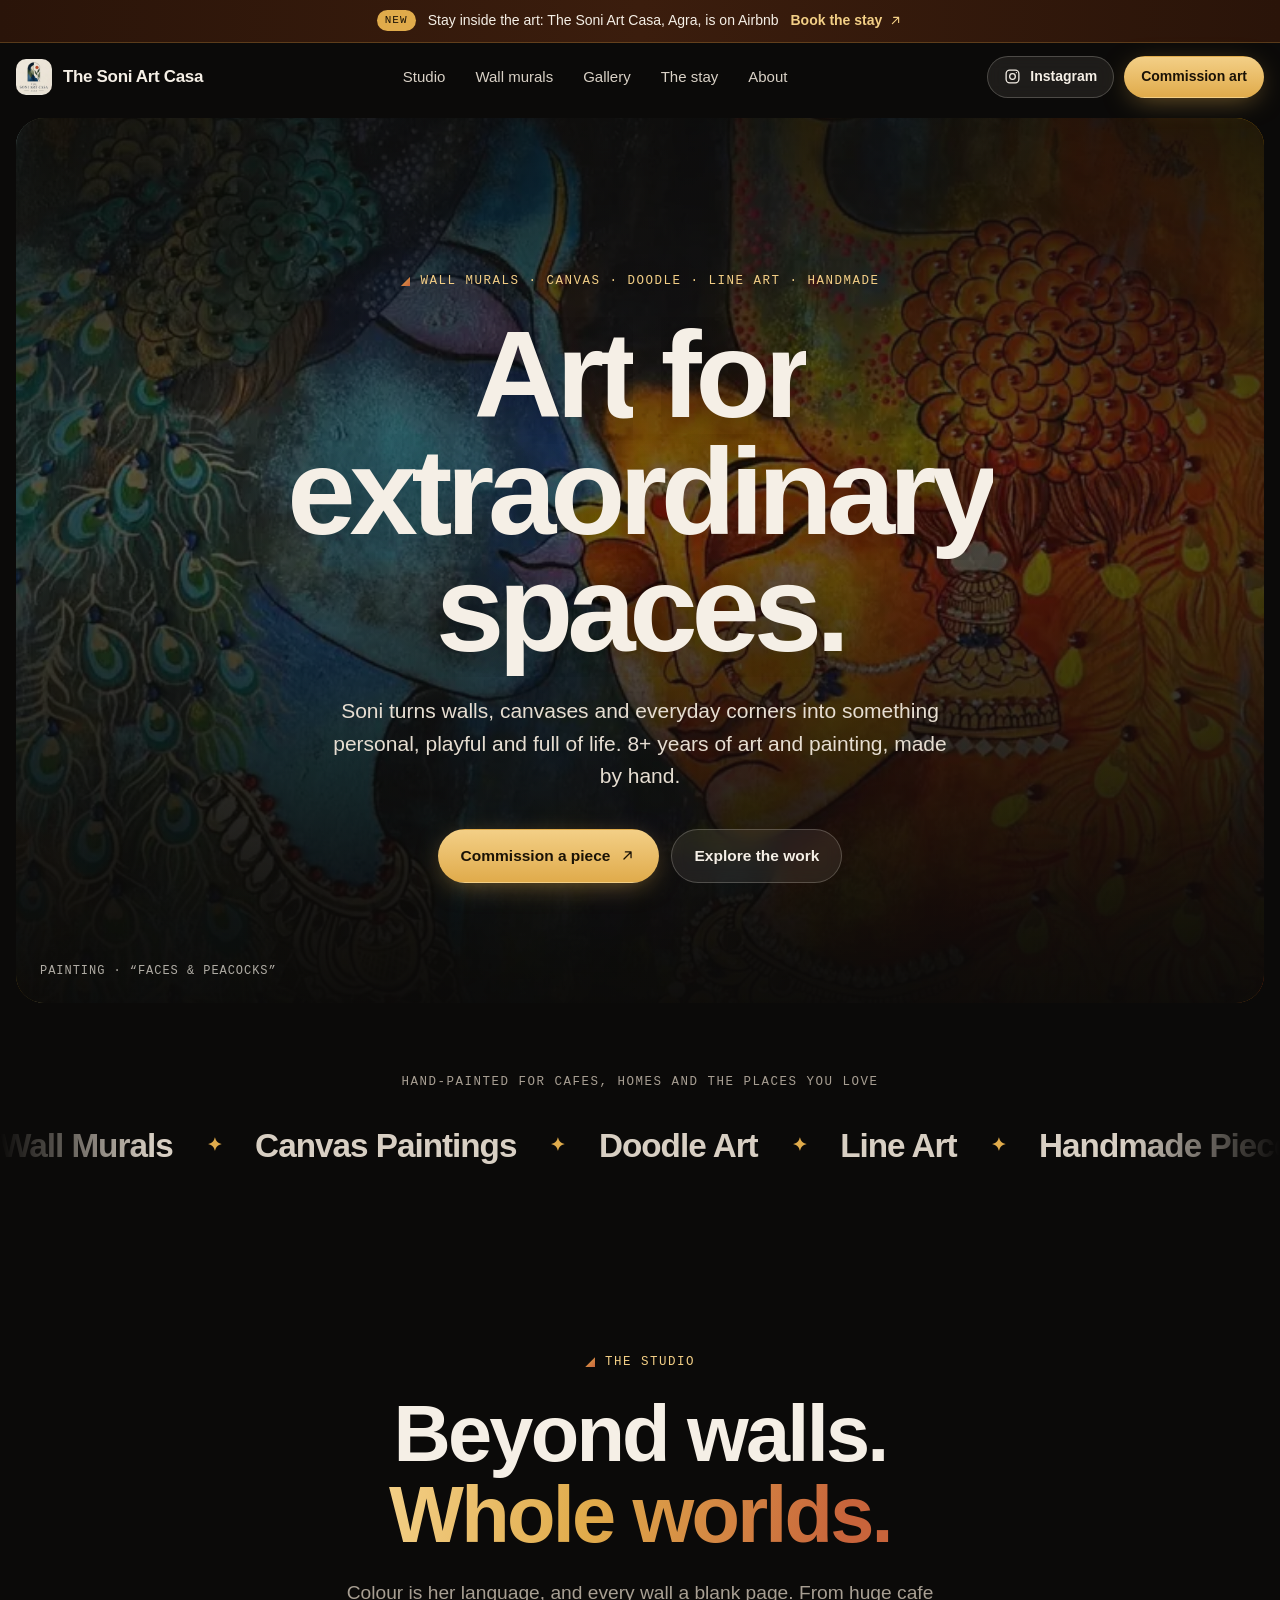
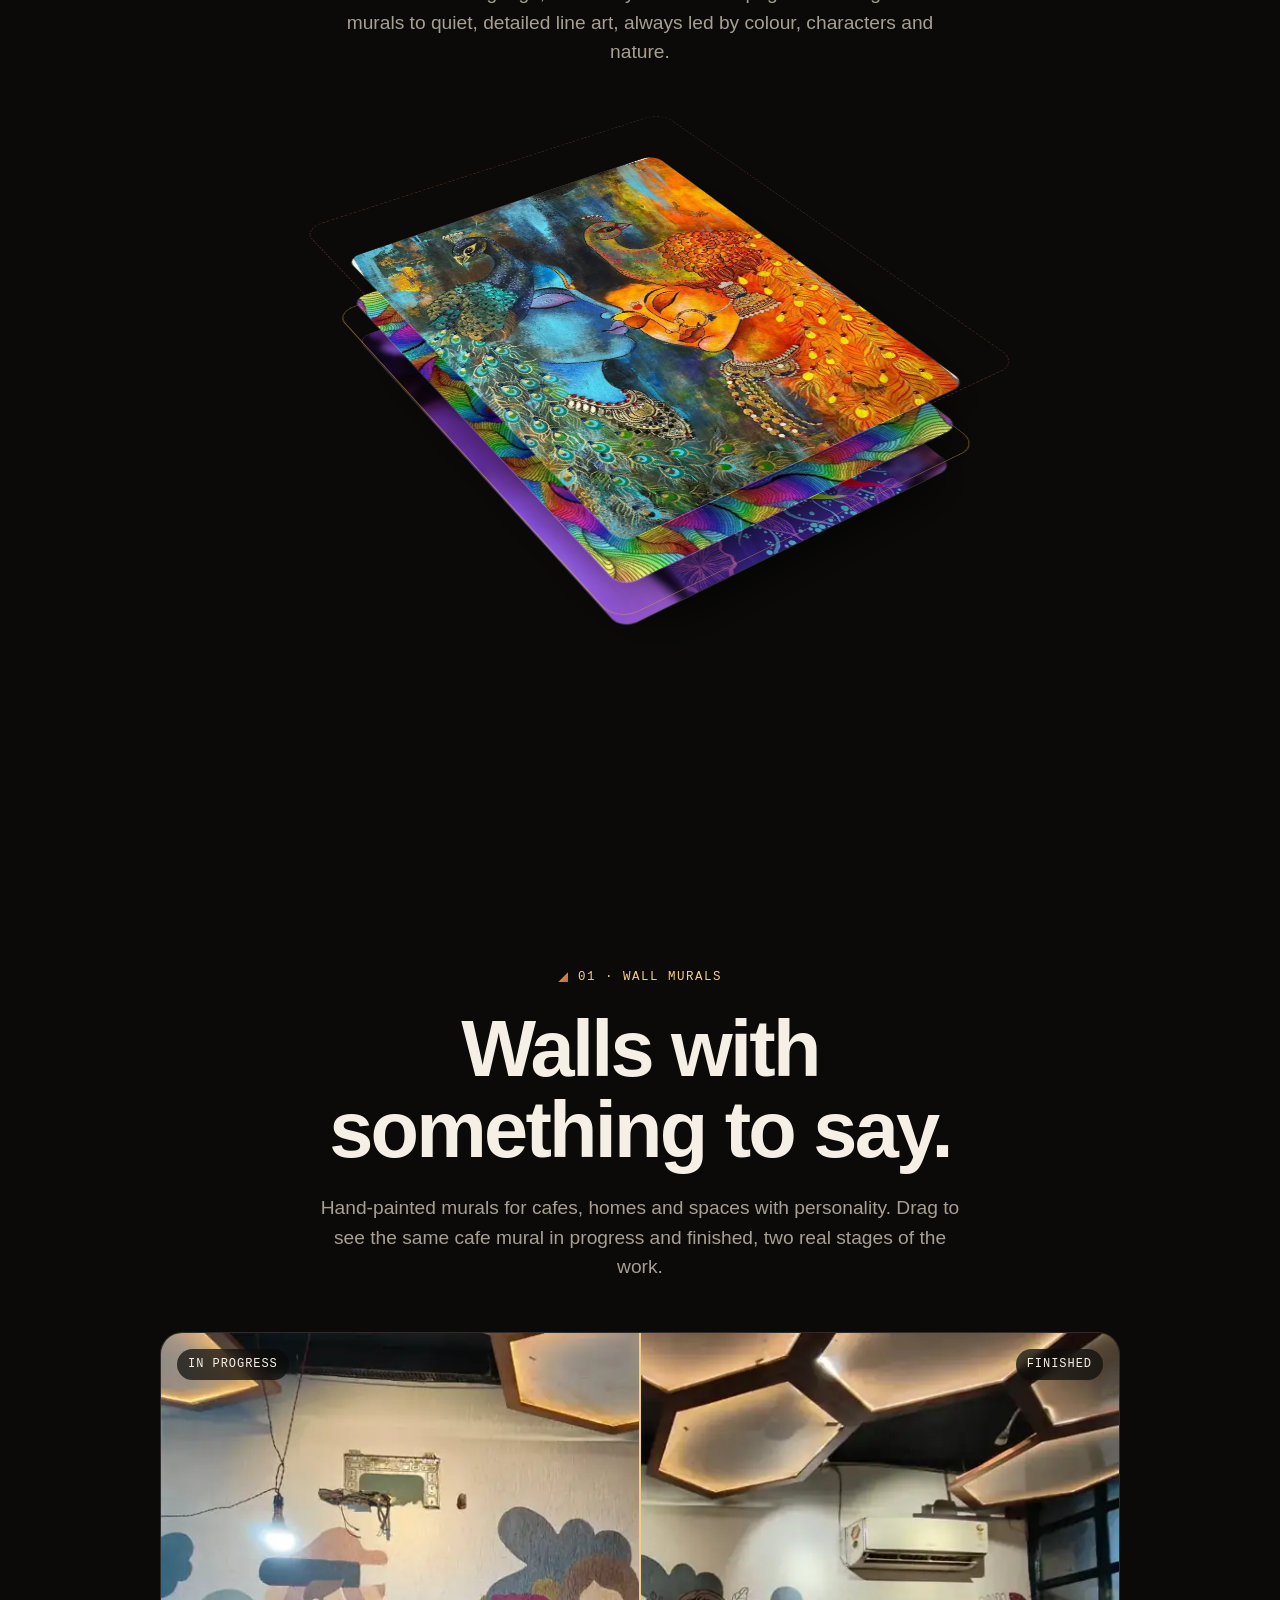
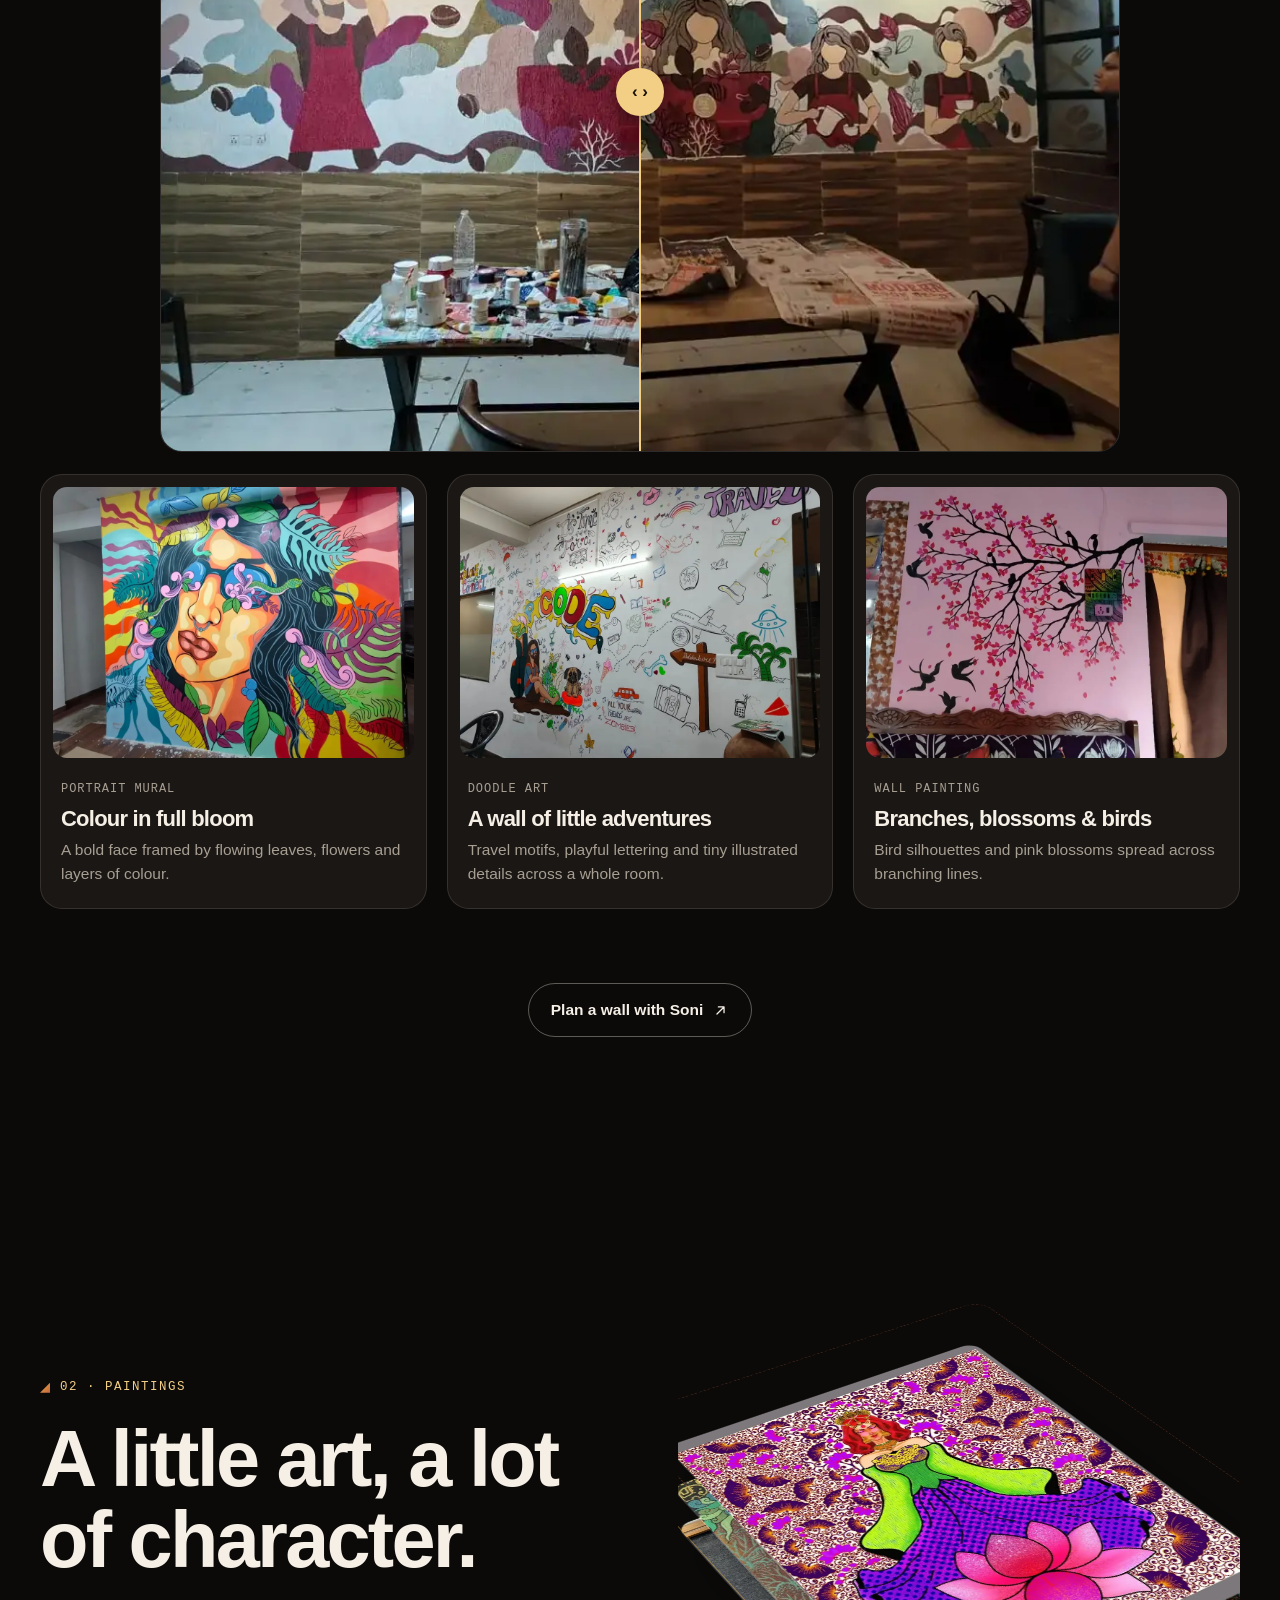
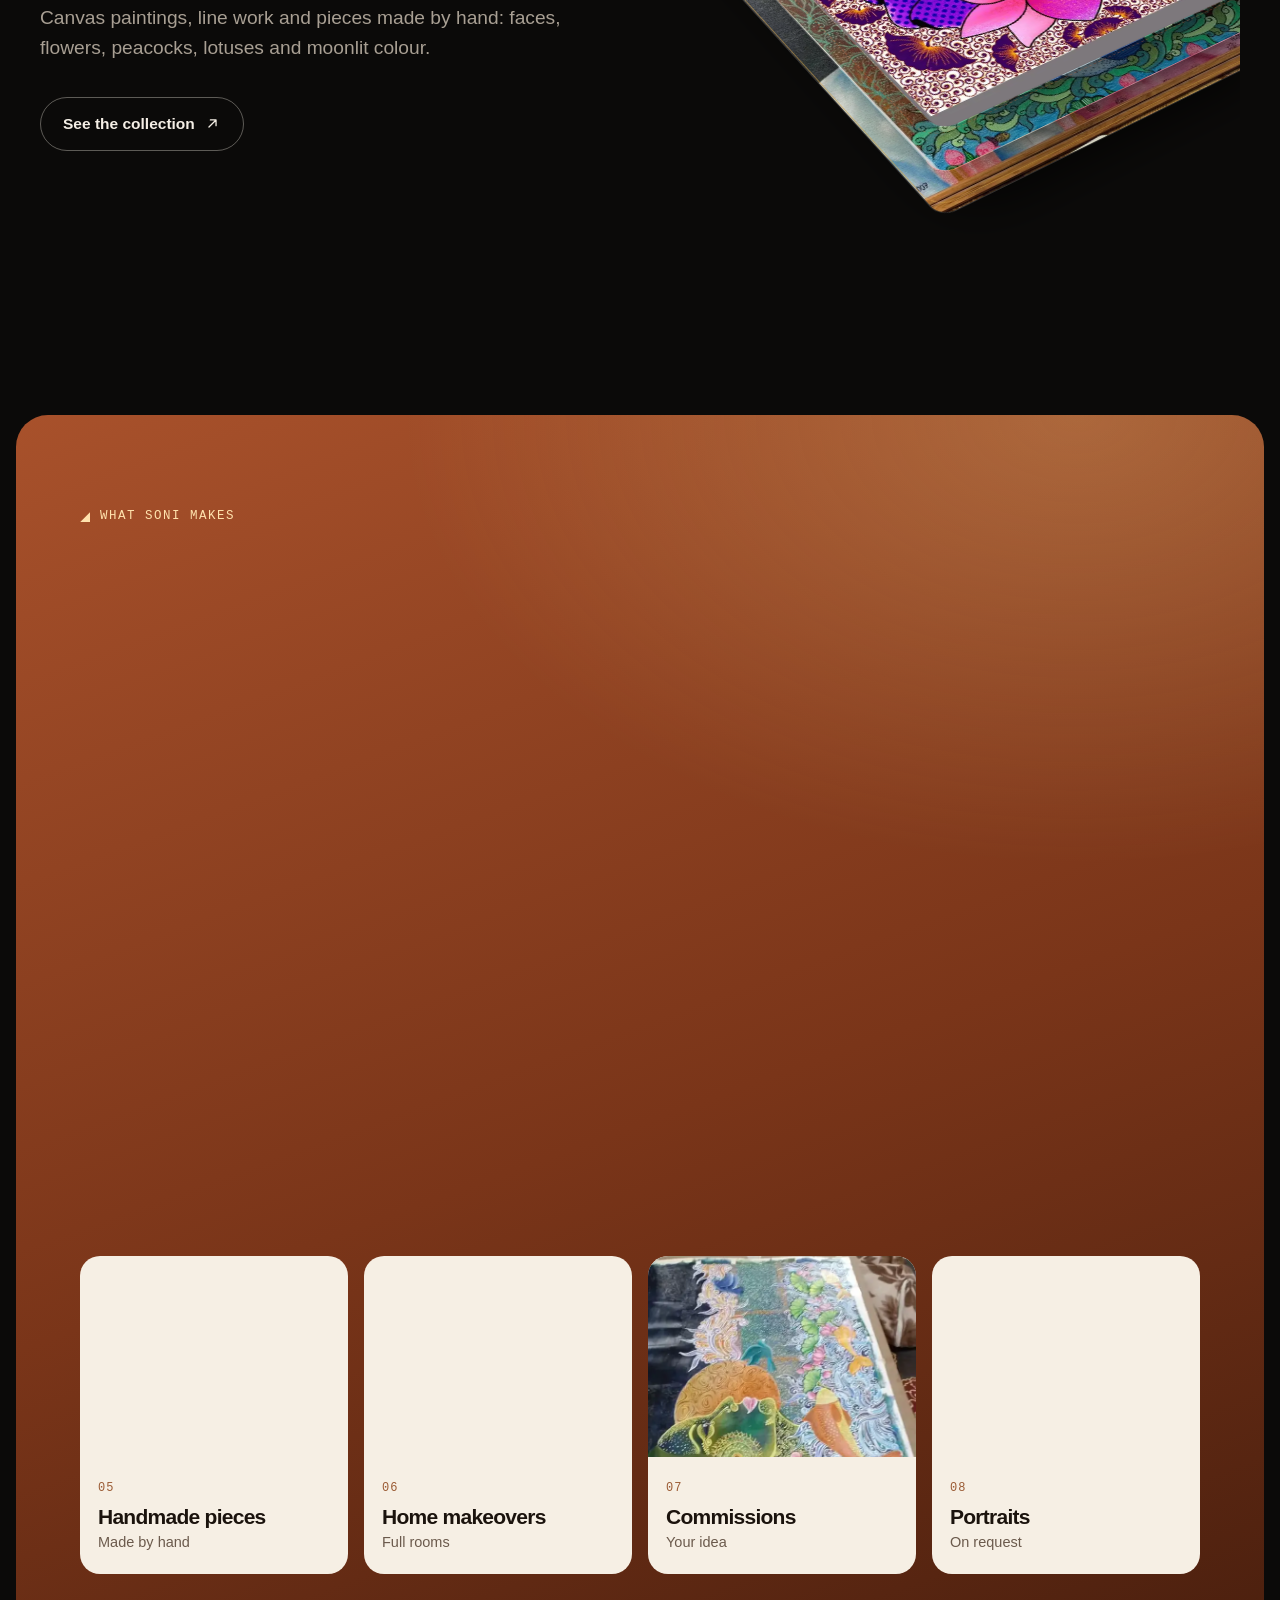
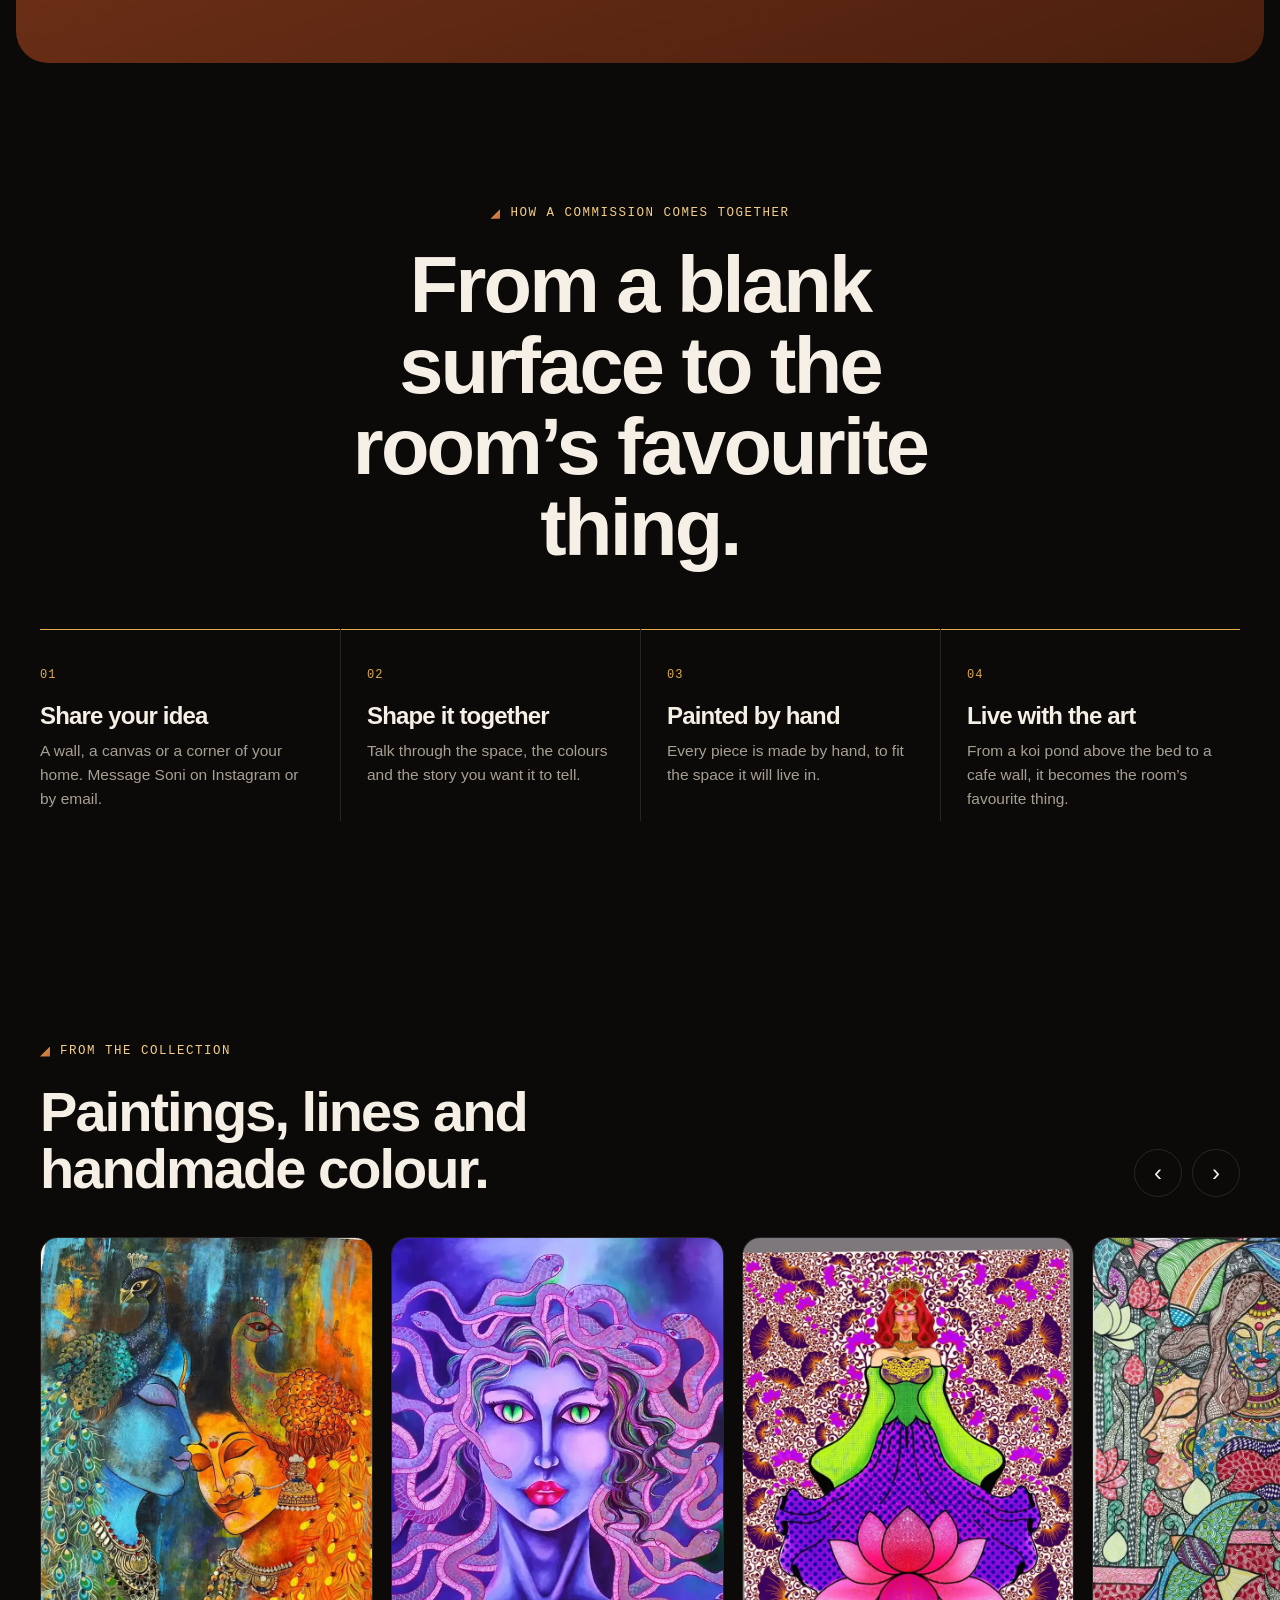
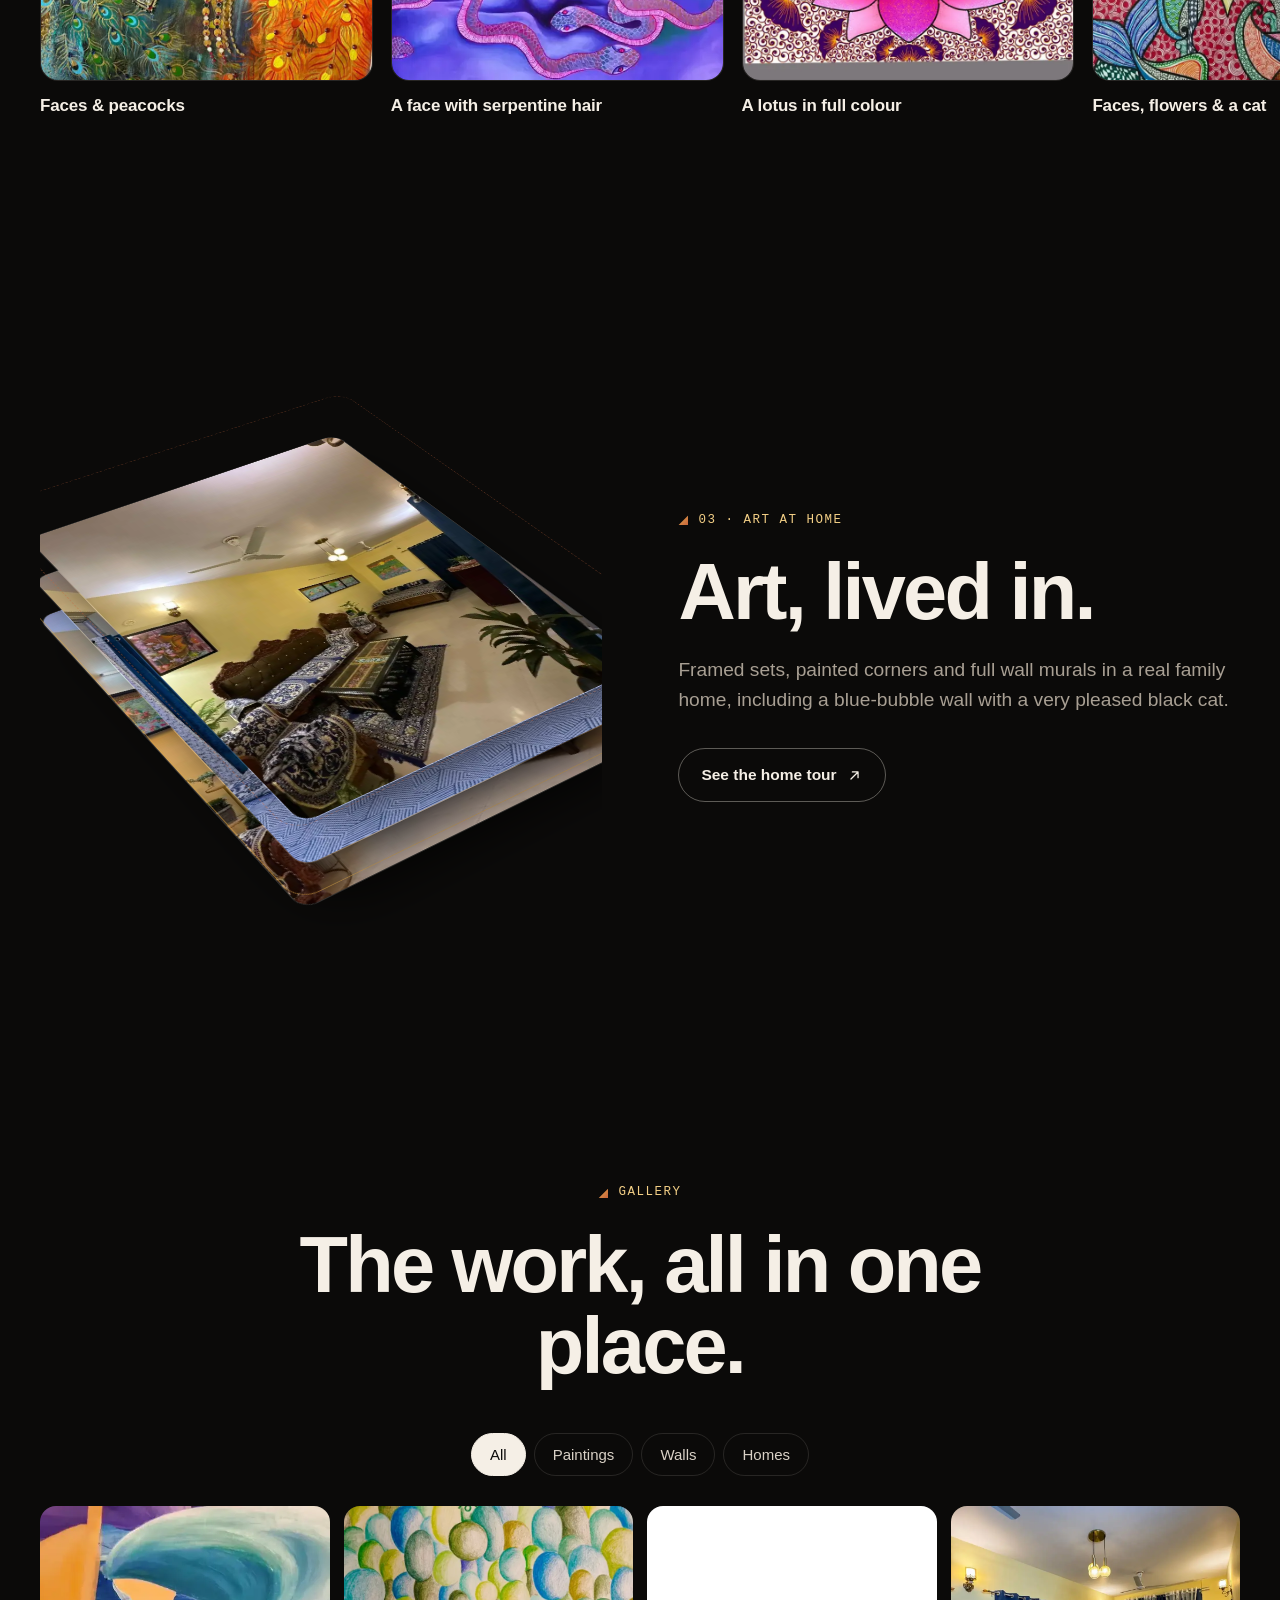
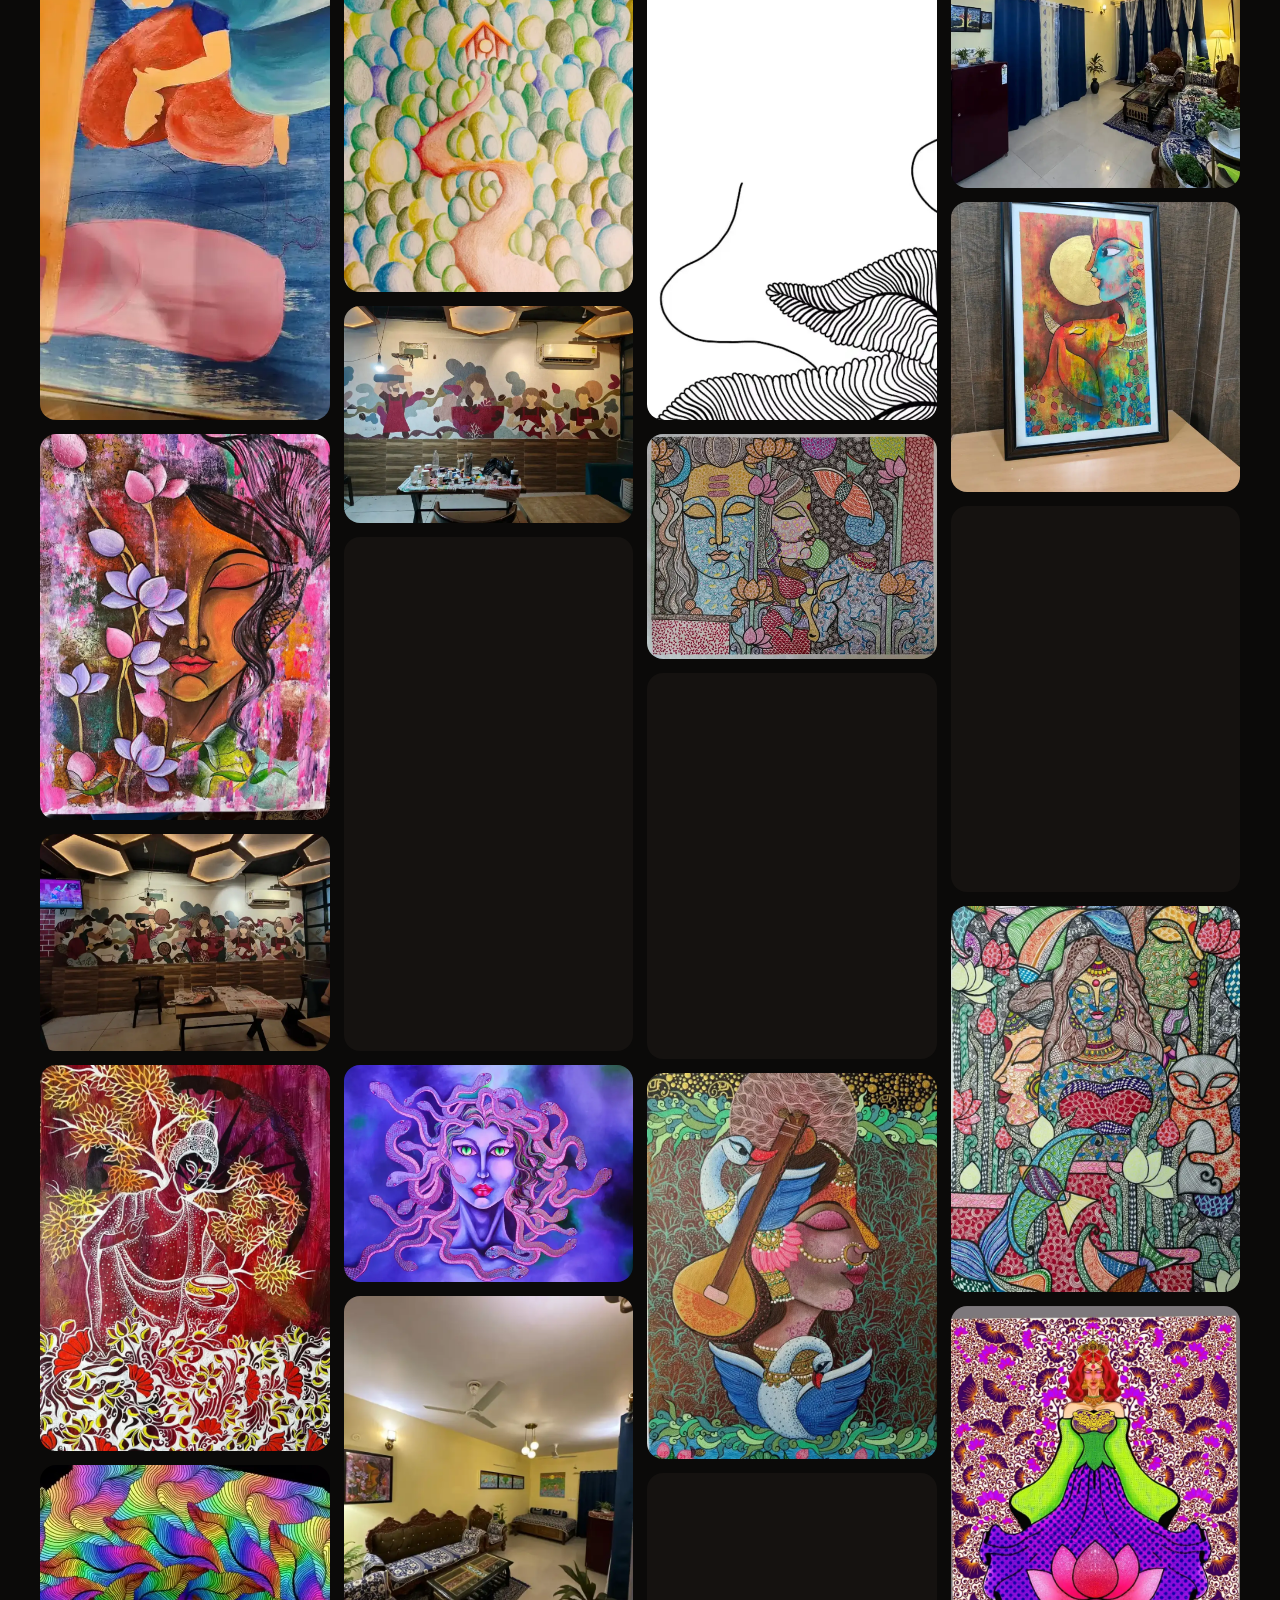
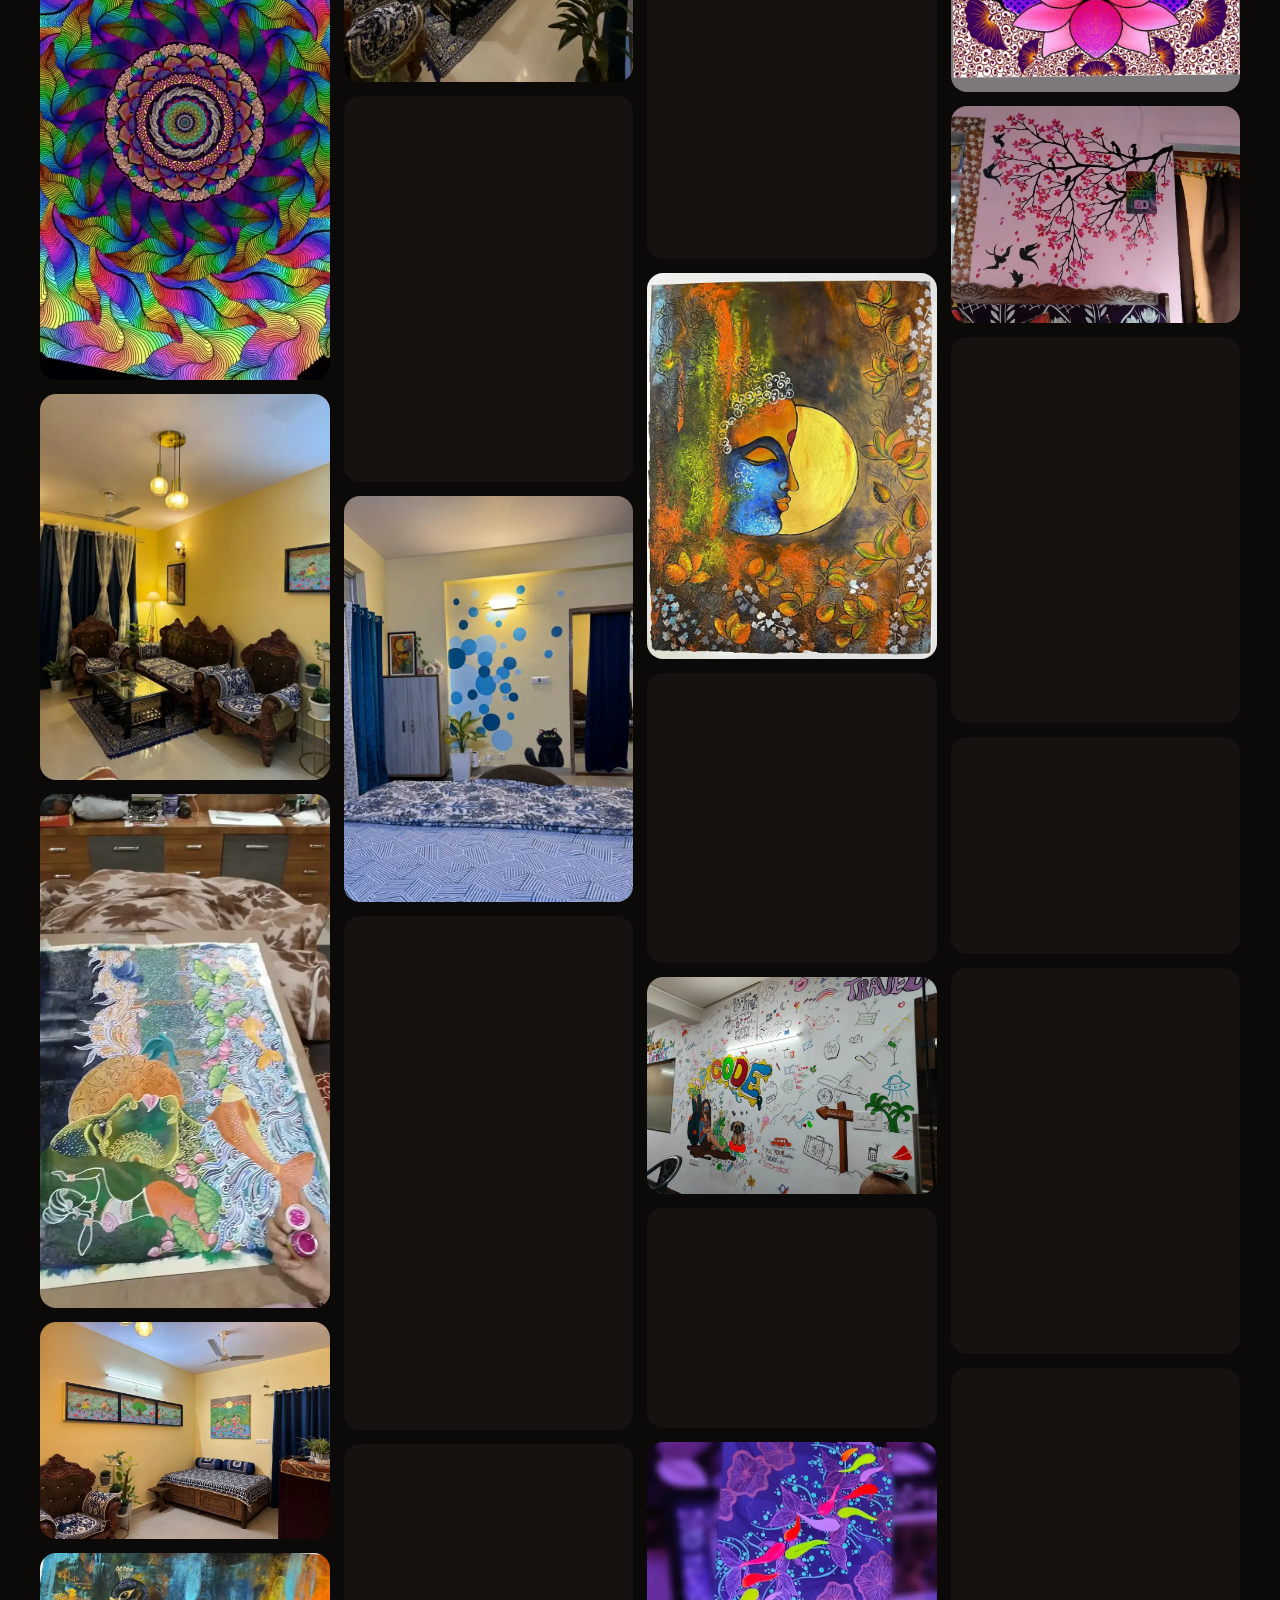
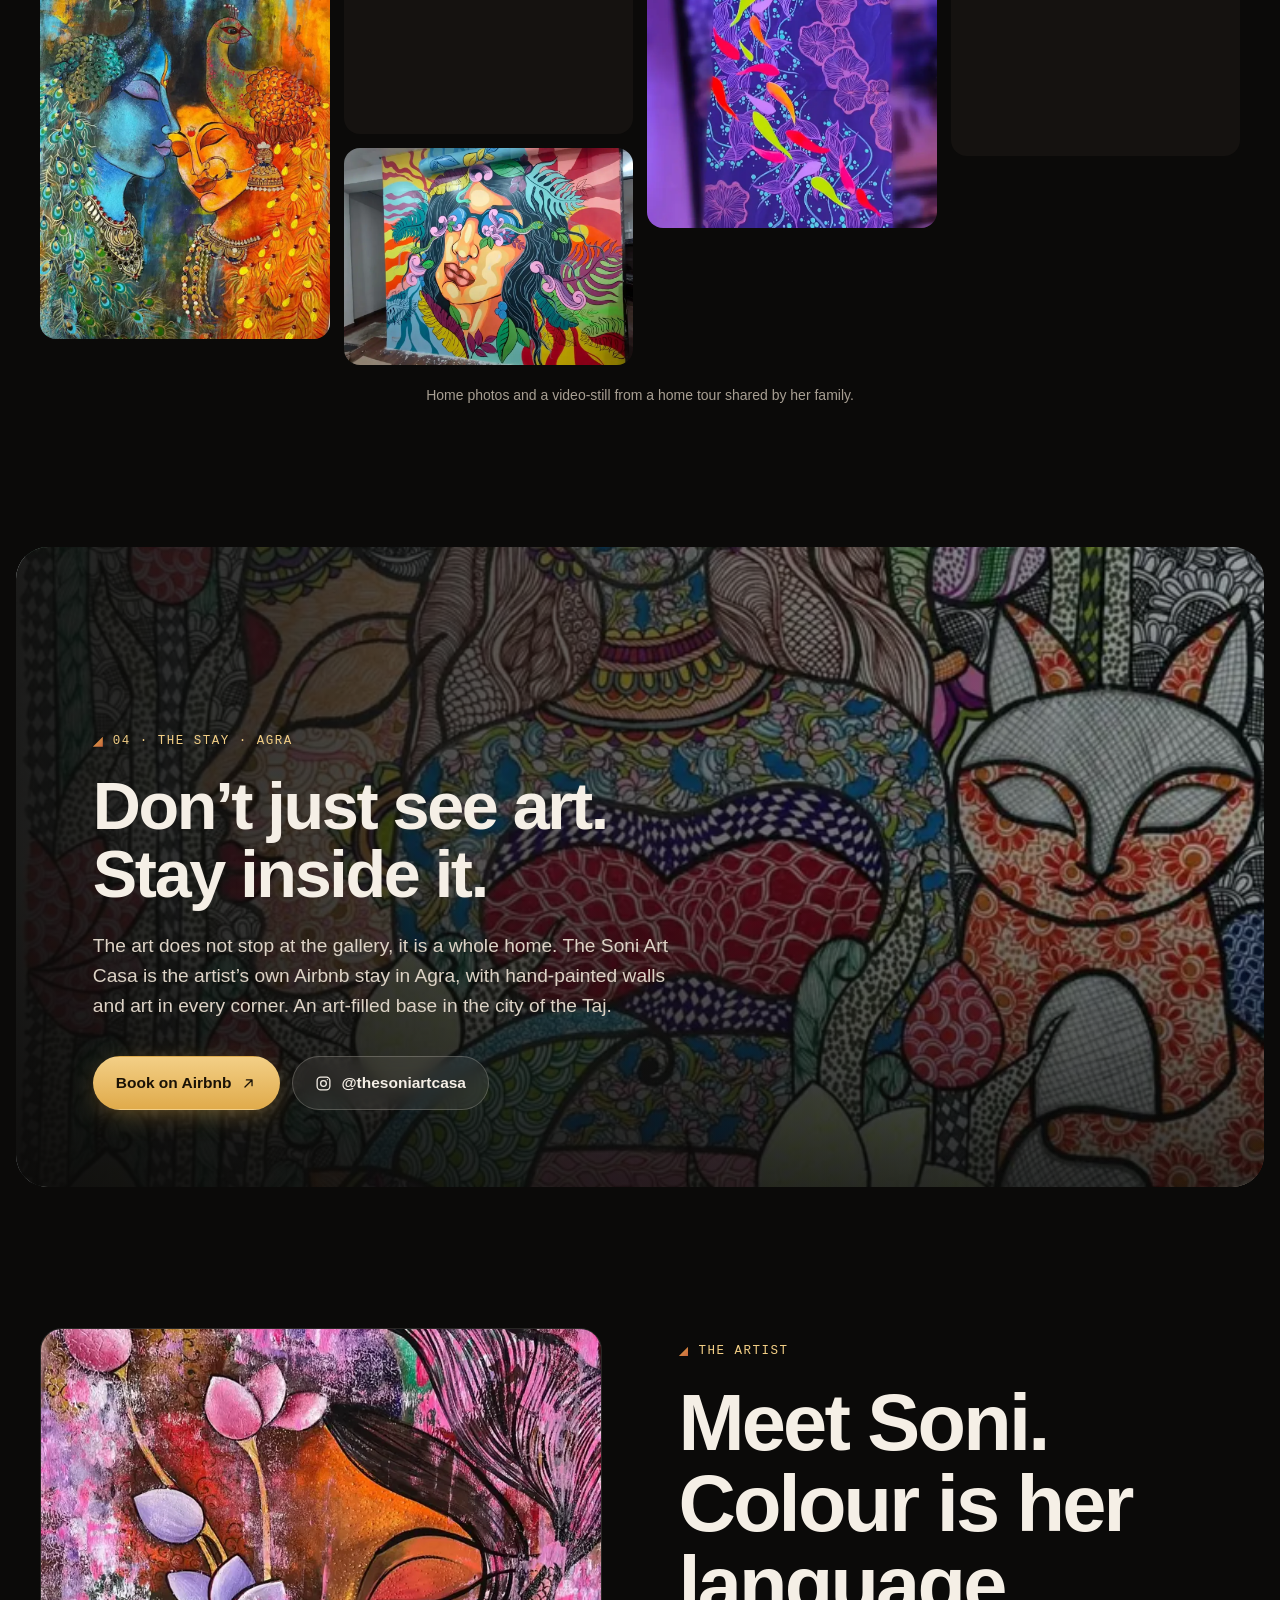
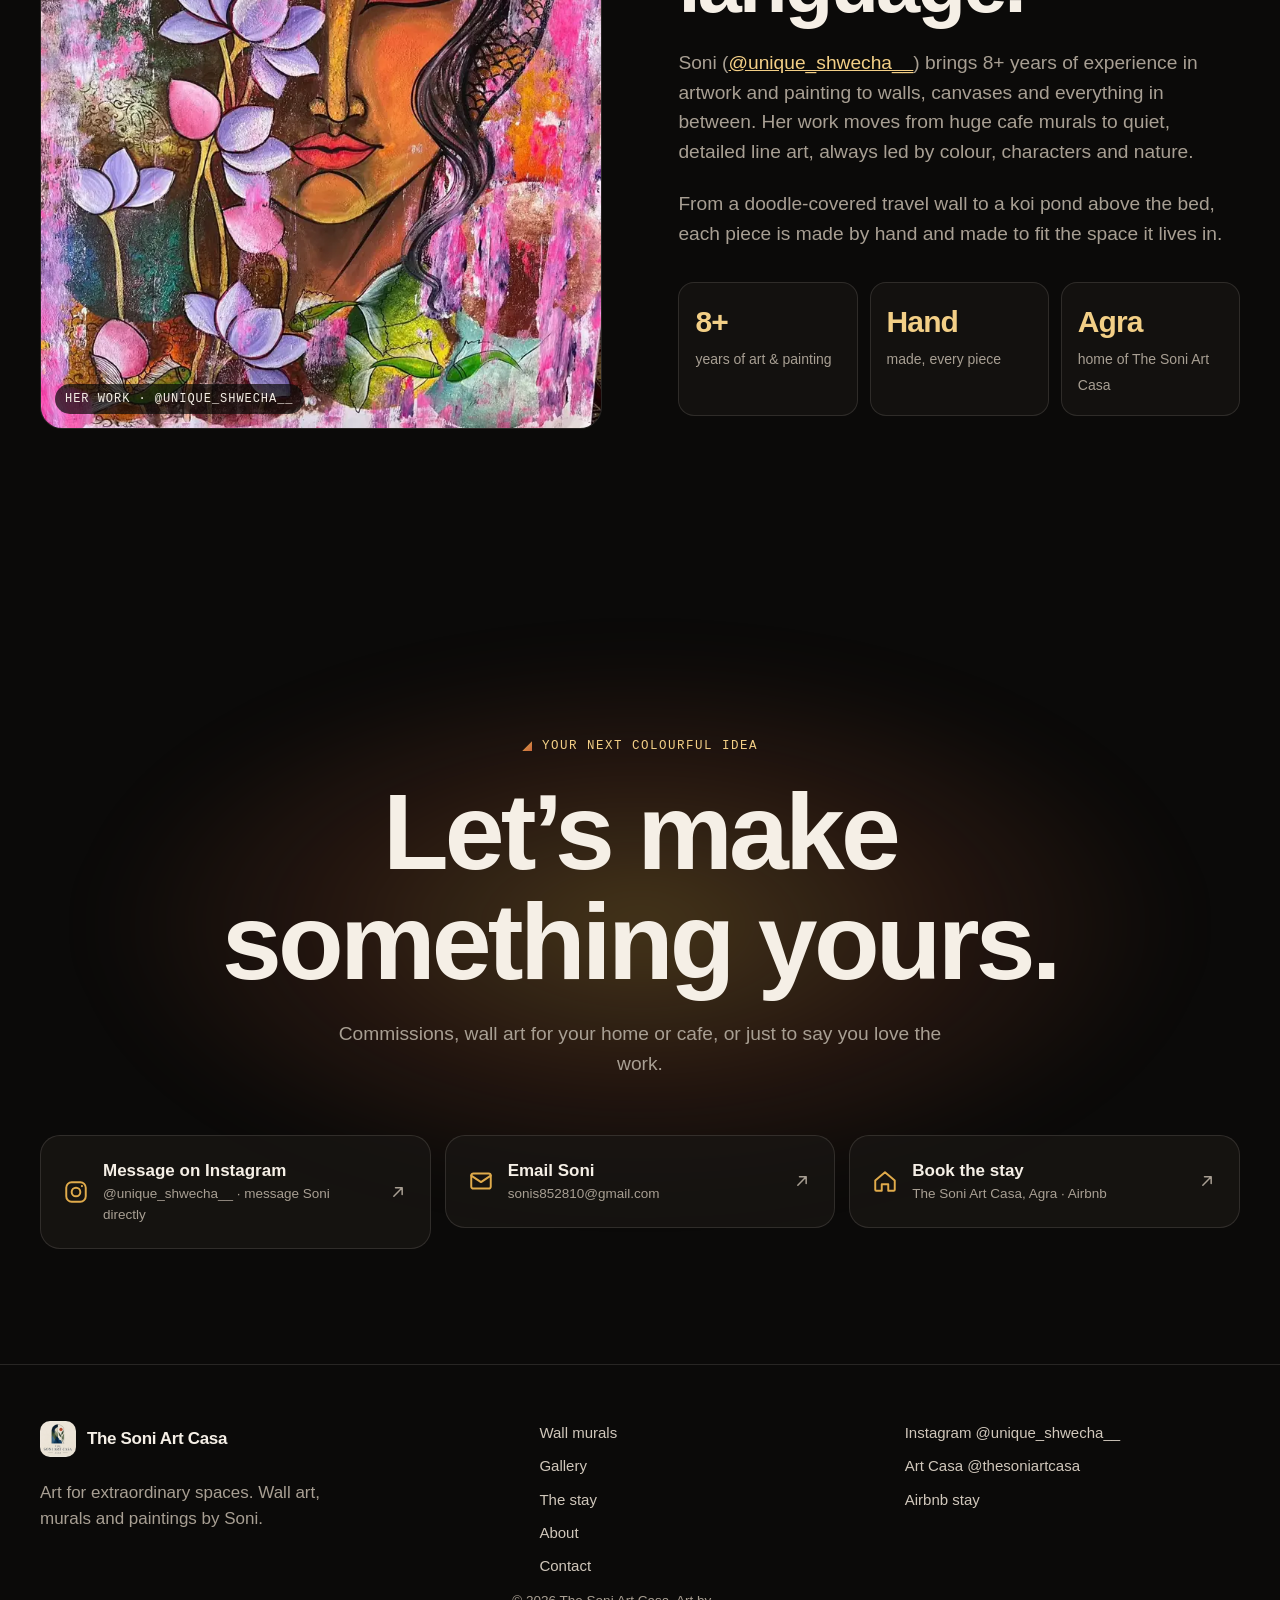
<file: index.html>
<!doctype html>
<html lang="en">
<head>
<meta charset="utf-8">
<meta name="viewport" content="width=device-width,initial-scale=1,viewport-fit=cover">
<title>The Soni Art Casa | Art for extraordinary spaces</title>
<meta name="description" content="Wall murals, canvas paintings, doodle and line art and handmade pieces by Soni (@unique_shwecha__), with 8+ years of art and painting. Plus The Soni Art Casa, an art-filled stay in Agra.">
<meta name="theme-color" content="#0b0a09">
<meta property="og:title" content="The Soni Art Casa | Art for extraordinary spaces">
<meta property="og:description" content="Wall murals, paintings and handmade art by Soni. 8+ years of art and painting.">
<meta property="og:image" content="https://soni-art.pages.dev/og.png">
<meta property="og:url" content="https://soni-art.pages.dev/">
<link rel="canonical" href="https://soni-art.pages.dev/">
<link rel="icon" href="img/logo.webp">
<link rel="preload" as="image" href="img/11.webp">
<link rel="stylesheet" href="styles.css">
</head>
<body>
<a class="skip" href="#main">Skip to content</a>

<div class="announce" id="announce">
  <a href="https://www.airbnb.co.in/rooms/1779952720169578008" target="_blank" rel="noopener noreferrer"><span class="pill">New</span><span class="announce-t">Stay inside the art: The Soni Art Casa, Agra, is on Airbnb</span><span class="announce-cta">Book the stay <svg class="ar" viewBox="0 0 24 24" aria-hidden="true"><path d="M7 17 17 7M9 7h8v8"/></svg></span></a>
</div>

<header class="nav" id="nav">
  <div class="nav-in">
    <a class="brand" href="#top" aria-label="The Soni Art Casa, home"><img src="img/logo.webp" alt="" width="36" height="36"><span>The Soni Art Casa</span></a>
    <nav class="links" aria-label="Main">
      <a href="#studio">Studio</a><a href="#walls">Wall murals</a><a href="#gallery">Gallery</a><a href="#stay">The stay</a><a href="#about">About</a>
    </nav>
    <div class="nav-cta">
      <a class="btn ghost sm hide-m" href="https://www.instagram.com/unique_shwecha__/" target="_blank" rel="noopener noreferrer"><svg class="ic" viewBox="0 0 24 24" aria-hidden="true"><rect x="3" y="3" width="18" height="18" rx="5"/><circle cx="12" cy="12" r="4"/><circle cx="17.5" cy="6.5" r="1" class="f"/></svg>Instagram</a>
      <a class="btn gold sm" href="#contact"><span class="hide-m">Commission art</span><span class="only-m">Commission</span></a>
      <button class="menu-btn" type="button" aria-expanded="false" aria-controls="menu" aria-label="Open menu"><span></span><span></span></button>
    </div>
  </div>
  <div class="menu" id="menu" hidden>
    <a href="#studio">Studio</a><a href="#walls">Wall murals</a><a href="#gallery">Gallery</a><a href="#home-art">Art at home</a><a href="#stay">The stay</a><a href="#about">About</a><a href="#contact">Contact</a>
    <div class="menu-foot"><a href="https://www.instagram.com/unique_shwecha__/" target="_blank" rel="noopener noreferrer"><svg class="ic" viewBox="0 0 24 24" aria-hidden="true"><rect x="3" y="3" width="18" height="18" rx="5"/><circle cx="12" cy="12" r="4"/><circle cx="17.5" cy="6.5" r="1" class="f"/></svg>@unique_shwecha__</a><a href="https://www.instagram.com/thesoniartcasa/" target="_blank" rel="noopener noreferrer"><svg class="ic" viewBox="0 0 24 24" aria-hidden="true"><rect x="3" y="3" width="18" height="18" rx="5"/><circle cx="12" cy="12" r="4"/><circle cx="17.5" cy="6.5" r="1" class="f"/></svg>@thesoniartcasa</a></div>
  </div>
</header>

<main id="main">
<section class="hero" id="top" aria-label="Introduction">
  <div class="hero-card">
    <div class="hero-media" aria-hidden="true">
      <img class="hm on" src="img/11.webp" alt="" width="750" height="1000" fetchpriority="high">
      <img class="hm" src="img/14.webp" alt="" width="1000" height="750" loading="lazy">
      <img class="hm" src="img/03.webp" alt="" width="1000" height="750" loading="lazy">
      <img class="hm" src="img/27.webp" alt="" width="750" height="1000" loading="lazy">
    </div>
    <div class="hero-shade" aria-hidden="true"></div>
    <div class="hero-copy">
      <p class="eyebrow center"><span class="tri" aria-hidden="true"></span>Wall murals · Canvas · Doodle · Line art · Handmade</p>
      <h1 class="split">Art for extraordinary spaces.</h1>
      <p class="lead">Soni turns walls, canvases and everyday corners into something personal, playful and full of life. 8+ years of art and painting, made by hand.</p>
      <div class="cta-row">
        <a class="btn gold" href="#contact">Commission a piece <svg class="ar" viewBox="0 0 24 24" aria-hidden="true"><path d="M7 17 17 7M9 7h8v8"/></svg></a>
        <a class="btn ghost" href="#gallery">Explore the work</a>
      </div>
    </div>
    <p class="hero-tag mono" aria-hidden="true">Painting · “Faces &amp; peacocks”</p>
  </div>
</section>

<section class="strip" aria-label="What Soni paints">
  <p class="strip-t">Hand-painted for cafes, homes and the places you love</p>
  <div class="marquee"><ul class="mq"><li>Wall Murals</li><li class="dot" aria-hidden="true">✦</li><li>Canvas Paintings</li><li class="dot" aria-hidden="true">✦</li><li>Doodle Art</li><li class="dot" aria-hidden="true">✦</li><li>Line Art</li><li class="dot" aria-hidden="true">✦</li><li>Handmade Pieces</li><li class="dot" aria-hidden="true">✦</li><li>Home Makeovers</li><li class="dot" aria-hidden="true">✦</li><li>Portraits</li><li class="dot" aria-hidden="true">✦</li><li>Commissions</li><li class="dot" aria-hidden="true">✦</li><li aria-hidden="true">Wall Murals</li><li class="dot" aria-hidden="true">✦</li><li aria-hidden="true">Canvas Paintings</li><li class="dot" aria-hidden="true">✦</li><li aria-hidden="true">Doodle Art</li><li class="dot" aria-hidden="true">✦</li><li aria-hidden="true">Line Art</li><li class="dot" aria-hidden="true">✦</li><li aria-hidden="true">Handmade Pieces</li><li class="dot" aria-hidden="true">✦</li><li aria-hidden="true">Home Makeovers</li><li class="dot" aria-hidden="true">✦</li><li aria-hidden="true">Portraits</li><li class="dot" aria-hidden="true">✦</li><li aria-hidden="true">Commissions</li><li class="dot" aria-hidden="true">✦</li></ul></div>
</section>

<section class="intro" id="studio-intro">
  <div class="wrap center-col">
    <p class="eyebrow"><span class="tri" aria-hidden="true"></span>The studio</p>
    <h2 class="display rv">Beyond walls.<br><span class="grad">Whole worlds.</span></h2>
    <p class="sub rv">Colour is her language, and every wall a blank page. From huge cafe murals to quiet, detailed line art, always led by colour, characters and nature.</p>
  </div>
  <div class="stack" data-stack aria-label="Three of Soni’s paintings, layered"><div class="stack-in"><figure class="layer l0"><img src="img/24.webp" alt="Painting" loading="lazy" decoding="async" width="751" height="1000"></figure><figure class="layer l1"><img src="img/09.webp" alt="A circular mandala surrounded by rainbow-coloured flowing leaf patterns" loading="lazy" decoding="async" width="563" height="1000"></figure><figure class="layer l2"><img src="img/11.webp" alt="Two painted faces with blue and orange peacocks against a colourful background" loading="lazy" decoding="async" width="750" height="1000"></figure><span class="frame f1" aria-hidden="true"></span><span class="frame f2" aria-hidden="true"></span></div></div>
</section>

<section class="chapter" id="walls">
  <div class="wrap center-col">
    <p class="eyebrow"><span class="tri" aria-hidden="true"></span>01 · Wall murals</p>
    <h2 class="display rv">Walls with something to say.</h2>
    <p class="sub rv">Hand-painted murals for cafes, homes and spaces with personality. Drag to see the same cafe mural in progress and finished, two real stages of the work.</p>
  </div>
  <div class="wrap">
    <div class="compare rv" data-compare style="--pos:50%">
      <img src="img/01.webp" alt="Finished cafe mural" width="1000" height="750" loading="lazy" decoding="async">
      <div class="compare-top"><img src="img/02.webp" alt="The same cafe mural while painting was in progress" width="1000" height="750" loading="lazy" decoding="async"></div>
      <span class="tag tl mono">In progress</span><span class="tag tr mono">Finished</span>
      <span class="handle" aria-hidden="true"><span>‹ ›</span></span>
      <input type="range" min="0" max="100" value="50" aria-label="Compare in-progress and finished mural">
    </div>
    <ul class="trio">
      <li class="rv"><img src="img/03.webp" alt="Portrait mural" loading="lazy" decoding="async" width="1000" height="750"><span class="mono">Portrait mural</span><h3>Colour in full bloom</h3><p>A bold face framed by flowing leaves, flowers and layers of colour.</p></li>
      <li class="rv" style="--d:.08s"><img src="img/04.webp" alt="Travel-themed doodle wall with an aeroplane, luggage, plants and colourful lettering" loading="lazy" decoding="async" width="1000" height="750"><span class="mono">Doodle art</span><h3>A wall of little adventures</h3><p>Travel motifs, playful lettering and tiny illustrated details across a whole room.</p></li>
      <li class="rv" style="--d:.16s"><img src="img/05.webp" alt="Dark painted branches with pink blossoms and birds across a pink wall" loading="lazy" decoding="async" width="1000" height="750"><span class="mono">Wall painting</span><h3>Branches, blossoms &amp; birds</h3><p>Bird silhouettes and pink blossoms spread across branching lines.</p></li>
    </ul>
    <div class="center"><a class="btn outline" href="#contact">Plan a wall with Soni <svg class="ar" viewBox="0 0 24 24" aria-hidden="true"><path d="M7 17 17 7M9 7h8v8"/></svg></a></div>
  </div>
</section>

<section class="chapter" id="paintings">
  <div class="wrap split2">
    <div class="copy">
      <p class="eyebrow"><span class="tri" aria-hidden="true"></span>02 · Paintings</p>
      <h2 class="display rv">A little art, a lot of character.</h2>
      <p class="sub rv">Canvas paintings, line work and pieces made by hand: faces, flowers, peacocks, lotuses and moonlit colour.</p>
      <a class="btn outline rv" href="#gallery">See the collection <svg class="ar" viewBox="0 0 24 24" aria-hidden="true"><path d="M7 17 17 7M9 7h8v8"/></svg></a>
    </div>
    <div class="stack" data-stack aria-label="Three paintings, layered"><div class="stack-in"><figure class="layer l0"><img src="img/22.webp" alt="A framed painted portrait of an older couple, one wearing glasses and the other a pink head covering" loading="lazy" decoding="async" width="1000" height="1000"></figure><figure class="layer l1"><img src="img/20.webp" alt="A colourful painting of a figure with a stringed instrument and swans" loading="lazy" decoding="async" width="750" height="1000"></figure><figure class="layer l2"><img src="img/27.webp" alt="A bright green and purple figure seated above a pink lotus against detailed patterns" loading="lazy" decoding="async" width="750" height="1000"></figure><span class="frame f1" aria-hidden="true"></span><span class="frame f2" aria-hidden="true"></span></div></div>
  </div>
</section>

<section class="panel-wrap" id="studio">
  <div class="panel">
    <div class="panel-head">
      <p class="eyebrow"><span class="tri" aria-hidden="true"></span>What Soni makes</p>
      <h2 class="display rv">One artist. Many ways to bring colour into your life.</h2>
      <p class="sub rv">Walls, canvases, corners and whole rooms, made to fit the space they live in.</p>
    </div>
    <ul class="scards"><li class="scard rv" style="--d:0.00s"><div class="scard-img"><img src="img/01.webp" alt="Finished cafe mural" loading="lazy" decoding="async" width="1000" height="750"></div><div class="scard-t"><span class="mono">01</span><h3>Wall murals</h3><p>Cafes & homes</p></div></li><li class="scard rv" style="--d:0.04s"><div class="scard-img"><img src="img/20.webp" alt="A colourful painting of a figure with a stringed instrument and swans" loading="lazy" decoding="async" width="750" height="1000"></div><div class="scard-t"><span class="mono">02</span><h3>Canvas paintings</h3><p>Framed & ready</p></div></li><li class="scard rv" style="--d:0.08s"><div class="scard-img"><img src="img/04.webp" alt="Travel-themed doodle wall with an aeroplane, luggage, plants and colourful lettering" loading="lazy" decoding="async" width="1000" height="750"></div><div class="scard-t"><span class="mono">03</span><h3>Doodle art</h3><p>Playful walls</p></div></li><li class="scard rv" style="--d:0.12s"><div class="scard-img"><img src="img/18.webp" alt="A black line illustration with curved forms and repeated fine lines" loading="lazy" decoding="async" width="563" height="1000"></div><div class="scard-t"><span class="mono">04</span><h3>Line art</h3><p>Quiet detail</p></div></li><li class="scard rv" style="--d:0.16s"><div class="scard-img"><img src="img/17.webp" alt="A purple handmade flower with a yellow centre" loading="lazy" decoding="async" width="1000" height="1000"></div><div class="scard-t"><span class="mono">05</span><h3>Handmade pieces</h3><p>Made by hand</p></div></li><li class="scard rv" style="--d:0.20s"><div class="scard-img"><img src="img/36.webp" alt="Wide view of the living room styled with plants and framed art" loading="lazy" decoding="async" width="750" height="1000"></div><div class="scard-t"><span class="mono">06</span><h3>Home makeovers</h3><p>Full rooms</p></div></li><li class="scard rv" style="--d:0.24s"><div class="scard-img"><img src="img/10.webp" alt="A painting in progress showing colourful figures and botanical details beside paint pots" loading="lazy" decoding="async" width="563" height="1000"></div><div class="scard-t"><span class="mono">07</span><h3>Commissions</h3><p>Your idea</p></div></li><li class="scard rv" style="--d:0.28s"><div class="scard-img"><img src="img/22.webp" alt="A framed painted portrait of an older couple, one wearing glasses and the other a pink head covering" loading="lazy" decoding="async" width="1000" height="1000"></div><div class="scard-t"><span class="mono">08</span><h3>Portraits</h3><p>On request</p></div></li></ul>
  </div>
</section>

<section class="chapter process" id="process">
  <div class="wrap center-col">
    <p class="eyebrow"><span class="tri" aria-hidden="true"></span>How a commission comes together</p>
    <h2 class="display rv">From a blank surface to the room’s favourite thing.</h2>
  </div>
  <div class="wrap"><ol class="steps"><li class="step rv" style="--d:0.00s"><span class="mono">01</span><h3>Share your idea</h3><p>A wall, a canvas or a corner of your home. Message Soni on Instagram or by email.</p></li><li class="step rv" style="--d:0.08s"><span class="mono">02</span><h3>Shape it together</h3><p>Talk through the space, the colours and the story you want it to tell.</p></li><li class="step rv" style="--d:0.16s"><span class="mono">03</span><h3>Painted by hand</h3><p>Every piece is made by hand, to fit the space it will live in.</p></li><li class="step rv" style="--d:0.24s"><span class="mono">04</span><h3>Live with the art</h3><p>From a koi pond above the bed to a cafe wall, it becomes the room’s favourite thing.</p></li></ol></div>
</section>

<section class="chapter" id="highlights">
  <div class="wrap row-head">
    <div><p class="eyebrow"><span class="tri" aria-hidden="true"></span>From the collection</p><h2 class="display sm rv">Paintings, lines and handmade colour.</h2></div>
    <div class="sl-ctrl"><button type="button" class="round" data-sl="-1" aria-label="Previous">‹</button><button type="button" class="round" data-sl="1" aria-label="Next">›</button></div>
  </div>
  <ul class="slider" id="slider" tabindex="0" aria-label="Highlighted artworks"><li class="hl"><img src="img/11.webp" alt="Two painted faces with blue and orange peacocks against a colourful background" loading="lazy" decoding="async" width="750" height="1000"><p>Faces &amp; peacocks</p></li><li class="hl"><img src="img/14.webp" alt="A purple and blue painted face surrounded by pink flowing snake shapes" loading="lazy" decoding="async" width="1000" height="750"><p>A face with serpentine hair</p></li><li class="hl"><img src="img/27.webp" alt="A bright green and purple figure seated above a pink lotus against detailed patterns" loading="lazy" decoding="async" width="750" height="1000"><p>A lotus in full colour</p></li><li class="hl"><img src="img/26.webp" alt="A detailed painting of a seated figure, a white cat, flowers and leaf shapes" loading="lazy" decoding="async" width="750" height="1000"><p>Faces, flowers &amp; a cat</p></li><li class="hl"><img src="img/12.webp" alt="A hand holding a small orange house surrounded by green, yellow and blue circles" loading="lazy" decoding="async" width="750" height="1000"><p>A house in a sea of circles</p></li><li class="hl"><img src="img/23.webp" alt="A symmetrical painting of bright geometric shapes and leaf patterns" loading="lazy" decoding="async" width="1000" height="760"><p>A kaleidoscope of colour</p></li><li class="hl"><img src="img/20.webp" alt="A colourful painting of a figure with a stringed instrument and swans" loading="lazy" decoding="async" width="750" height="1000"><p>Music &amp; swans</p></li><li class="hl"><img src="img/21.webp" alt="Moonlit colour" loading="lazy" decoding="async" width="750" height="1000"><p>Moonlit colour</p></li><li class="hl"><img src="img/09.webp" alt="A circular mandala surrounded by rainbow-coloured flowing leaf patterns" loading="lazy" decoding="async" width="563" height="1000"><p>A centre of colour</p></li></ul>
</section>

<section class="chapter" id="home-art">
  <div class="wrap split2 rev">
    <div class="stack" data-stack aria-label="Soni’s art in a real family home"><div class="stack-in"><figure class="layer l0"><img src="img/29.webp" alt="Framed folk-art series and a large nature painting in a sitting room" loading="lazy" decoding="async" width="1000" height="750"></figure><figure class="layer l1"><img src="img/31.webp" alt="Bedroom wall painted with blue bubbles and a black cat" loading="lazy" decoding="async" width="714" height="1000"></figure><figure class="layer l2"><img src="img/30.webp" alt="Living room wall with a large framed floral face painting" loading="lazy" decoding="async" width="750" height="1000"></figure><span class="frame f1" aria-hidden="true"></span><span class="frame f2" aria-hidden="true"></span></div></div>
    <div class="copy">
      <p class="eyebrow"><span class="tri" aria-hidden="true"></span>03 · Art at home</p>
      <h2 class="display rv">Art, lived in.</h2>
      <p class="sub rv">Framed sets, painted corners and full wall murals in a real family home, including a blue-bubble wall with a very pleased black cat.</p>
      <a class="btn outline rv" href="#gallery" data-filter-go="home">See the home tour <svg class="ar" viewBox="0 0 24 24" aria-hidden="true"><path d="M7 17 17 7M9 7h8v8"/></svg></a>
    </div>
  </div>
</section>

<section class="chapter" id="gallery">
  <div class="wrap center-col">
    <p class="eyebrow"><span class="tri" aria-hidden="true"></span>Gallery</p>
    <h2 class="display rv">The work, all in one place.</h2>
  </div>
  <div class="wrap">
    <div class="chips" role="toolbar" aria-label="Filter the gallery">
      <button type="button" class="chip on" data-f="all" aria-pressed="true">All</button>
      <button type="button" class="chip" data-f="paint" aria-pressed="false">Paintings</button>
      <button type="button" class="chip" data-f="wall" aria-pressed="false">Walls</button>
      <button type="button" class="chip" data-f="home" aria-pressed="false">Homes</button>
    </div>
    <ul class="grid" id="grid"><li class="g-item" data-cat="paint"><button class="g-btn" type="button" data-full="img/06.webp" data-cap="Shapes in motion" aria-label="Open: Shapes in motion"><img src="img/06.webp" alt="A painted composition of flowing blue, green, orange and pink forms" loading="lazy" decoding="async" width="563" height="1000"><span class="g-cap"><span class="mono">Paintings</span>Shapes in motion</span></button></li><li class="g-item" data-cat="paint"><button class="g-btn" type="button" data-full="img/07.webp" data-cap="A face among petals" aria-label="Open: A face among petals"><img src="img/07.webp" alt="An orange painted face framed by purple petals and black flowing hair" loading="lazy" decoding="async" width="750" height="1000"><span class="g-cap"><span class="mono">Paintings</span>A face among petals</span></button></li><li class="g-item" data-cat="wall"><button class="g-btn" type="button" data-full="img/01.webp" data-cap="Cafe mural, finished" aria-label="Open: Cafe mural, finished"><img src="img/01.webp" alt="Finished cafe mural" loading="lazy" decoding="async" width="1000" height="750"><span class="g-cap"><span class="mono">Walls</span>Cafe mural, finished</span></button></li><li class="g-item" data-cat="paint"><button class="g-btn" type="button" data-full="img/08.webp" data-cap="Quiet among the flowers" aria-label="Open: Quiet among the flowers"><img src="img/08.webp" alt="A white-outlined seated figure holding a bowl among yellow leaves and red flowers" loading="lazy" decoding="async" width="750" height="1000"><span class="g-cap"><span class="mono">Paintings</span>Quiet among the flowers</span></button></li><li class="g-item" data-cat="paint"><button class="g-btn" type="button" data-full="img/09.webp" data-cap="A centre of colour" aria-label="Open: A centre of colour"><img src="img/09.webp" alt="A circular mandala surrounded by rainbow-coloured flowing leaf patterns" loading="lazy" decoding="async" width="563" height="1000"><span class="g-cap"><span class="mono">Paintings</span>A centre of colour</span></button></li><li class="g-item" data-cat="home"><button class="g-btn" type="button" data-full="img/28.webp" data-cap="Art at home" aria-label="Open: Art at home"><img src="img/28.webp" alt="Living room with a framed folk-art painting above a carved sofa" loading="lazy" decoding="async" width="750" height="1000"><span class="g-cap"><span class="mono">Homes</span>Art at home</span></button></li><li class="g-item" data-cat="paint"><button class="g-btn" type="button" data-full="img/10.webp" data-cap="Colour taking shape" aria-label="Open: Colour taking shape"><img src="img/10.webp" alt="A painting in progress showing colourful figures and botanical details beside paint pots" loading="lazy" decoding="async" width="563" height="1000"><span class="g-cap"><span class="mono">Paintings</span>Colour taking shape</span></button></li><li class="g-item" data-cat="home"><button class="g-btn" type="button" data-full="img/29.webp" data-cap="Art at home" aria-label="Open: Art at home"><img src="img/29.webp" alt="Framed folk-art series and a large nature painting in a sitting room" loading="lazy" decoding="async" width="1000" height="750"><span class="g-cap"><span class="mono">Homes</span>Art at home</span></button></li><li class="g-item" data-cat="paint"><button class="g-btn" type="button" data-full="img/11.webp" data-cap="Faces &amp; peacocks" aria-label="Open: Faces &amp; peacocks"><img src="img/11.webp" alt="Two painted faces with blue and orange peacocks against a colourful background" loading="lazy" decoding="async" width="750" height="1000"><span class="g-cap"><span class="mono">Paintings</span>Faces &amp; peacocks</span></button></li><li class="g-item" data-cat="paint"><button class="g-btn" type="button" data-full="img/12.webp" data-cap="A house in a sea of circles" aria-label="Open: A house in a sea of circles"><img src="img/12.webp" alt="A hand holding a small orange house surrounded by green, yellow and blue circles" loading="lazy" decoding="async" width="750" height="1000"><span class="g-cap"><span class="mono">Paintings</span>A house in a sea of circles</span></button></li><li class="g-item" data-cat="wall"><button class="g-btn" type="button" data-full="img/02.webp" data-cap="Cafe mural, in progress" aria-label="Open: Cafe mural, in progress"><img src="img/02.webp" alt="Cafe mural while painting was in progress" loading="lazy" decoding="async" width="1000" height="750"><span class="g-cap"><span class="mono">Walls</span>Cafe mural, in progress</span></button></li><li class="g-item" data-cat="paint"><button class="g-btn" type="button" data-full="img/13.webp" data-cap="Figures in a garden" aria-label="Open: Figures in a garden"><img src="img/13.webp" alt="A framed painting of two figures surrounded by green foliage" loading="lazy" decoding="async" width="563" height="1000"><span class="g-cap"><span class="mono">Paintings</span>Figures in a garden</span></button></li><li class="g-item" data-cat="paint"><button class="g-btn" type="button" data-full="img/14.webp" data-cap="A face with serpentine hair" aria-label="Open: A face with serpentine hair"><img src="img/14.webp" alt="A purple and blue painted face surrounded by pink flowing snake shapes" loading="lazy" decoding="async" width="1000" height="750"><span class="g-cap"><span class="mono">Paintings</span>A face with serpentine hair</span></button></li><li class="g-item" data-cat="home"><button class="g-btn" type="button" data-full="img/30.webp" data-cap="Art at home" aria-label="Open: Art at home"><img src="img/30.webp" alt="Living room wall with a large framed floral face painting" loading="lazy" decoding="async" width="750" height="1000"><span class="g-cap"><span class="mono">Homes</span>Art at home</span></button></li><li class="g-item" data-cat="paint"><button class="g-btn" type="button" data-full="img/15.webp" data-cap="Patterns in warm colour" aria-label="Open: Patterns in warm colour"><img src="img/15.webp" alt="An orange and black painting filled with curling floral patterns" loading="lazy" decoding="async" width="750" height="1000"><span class="g-cap"><span class="mono">Paintings</span>Patterns in warm colour</span></button></li><li class="g-item" data-cat="home"><button class="g-btn" type="button" data-full="img/31.webp" data-cap="Art at home" aria-label="Open: Art at home"><img src="img/31.webp" alt="Bedroom wall painted with blue bubbles and a black cat" loading="lazy" decoding="async" width="714" height="1000"><span class="g-cap"><span class="mono">Homes</span>Art at home</span></button></li><li class="g-item" data-cat="paint"><button class="g-btn" type="button" data-full="img/16.webp" data-cap="A flower in painted layers" aria-label="Open: A flower in painted layers"><img src="img/16.webp" alt="A multicoloured flower-shaped painted decorative piece beside paint jars" loading="lazy" decoding="async" width="563" height="1000"><span class="g-cap"><span class="mono">Paintings</span>A flower in painted layers</span></button></li><li class="g-item" data-cat="paint"><button class="g-btn" type="button" data-full="img/17.webp" data-cap="A flower made by hand" aria-label="Open: A flower made by hand"><img src="img/17.webp" alt="A purple handmade flower with a yellow centre" loading="lazy" decoding="async" width="1000" height="1000"><span class="g-cap"><span class="mono">Paintings</span>A flower made by hand</span></button></li><li class="g-item" data-cat="wall"><button class="g-btn" type="button" data-full="img/03.webp" data-cap="Colour in full bloom" aria-label="Open: Colour in full bloom"><img src="img/03.webp" alt="A colourful painted face surrounded by leaves and flowing floral shapes" loading="lazy" decoding="async" width="1000" height="750"><span class="g-cap"><span class="mono">Walls</span>Colour in full bloom</span></button></li><li class="g-item" data-cat="paint"><button class="g-btn" type="button" data-full="img/18.webp" data-cap="Lines that flow" aria-label="Open: Lines that flow"><img src="img/18.webp" alt="A black line illustration with curved forms and repeated fine lines" loading="lazy" decoding="async" width="563" height="1000"><span class="g-cap"><span class="mono">Paintings</span>Lines that flow</span></button></li><li class="g-item" data-cat="paint"><button class="g-btn" type="button" data-full="img/19.webp" data-cap="Faces &amp; flowers" aria-label="Open: Faces &amp; flowers"><img src="img/19.webp" alt="Two stylised faces within a detailed botanical painting" loading="lazy" decoding="async" width="1000" height="778"><span class="g-cap"><span class="mono">Paintings</span>Faces &amp; flowers</span></button></li><li class="g-item" data-cat="home"><button class="g-btn" type="button" data-full="img/32.webp" data-cap="Art at home" aria-label="Open: Art at home"><img src="img/32.webp" alt="Bedroom with a framed koi fish painting above the bed" loading="lazy" decoding="async" width="750" height="1000"><span class="g-cap"><span class="mono">Homes</span>Art at home</span></button></li><li class="g-item" data-cat="paint"><button class="g-btn" type="button" data-full="img/20.webp" data-cap="Music &amp; swans" aria-label="Open: Music &amp; swans"><img src="img/20.webp" alt="A colourful painting of a figure with a stringed instrument and swans" loading="lazy" decoding="async" width="750" height="1000"><span class="g-cap"><span class="mono">Paintings</span>Music &amp; swans</span></button></li><li class="g-item" data-cat="home"><button class="g-btn" type="button" data-full="img/33.webp" data-cap="Art at home" aria-label="Open: Art at home"><img src="img/33.webp" alt="Close view of the koi fish painting above a wooden bed" loading="lazy" decoding="async" width="750" height="1000"><span class="g-cap"><span class="mono">Homes</span>Art at home</span></button></li><li class="g-item" data-cat="paint"><button class="g-btn" type="button" data-full="img/21.webp" data-cap="Moonlit colour" aria-label="Open: Moonlit colour"><img src="img/21.webp" alt="A painted blue face beside a yellow moon with floral details" loading="lazy" decoding="async" width="750" height="1000"><span class="g-cap"><span class="mono">Paintings</span>Moonlit colour</span></button></li><li class="g-item" data-cat="paint"><button class="g-btn" type="button" data-full="img/22.webp" data-cap="A portrait in two parts" aria-label="Open: A portrait in two parts"><img src="img/22.webp" alt="A framed painted portrait of an older couple, one wearing glasses and the other a pink head covering" loading="lazy" decoding="async" width="1000" height="1000"><span class="g-cap"><span class="mono">Paintings</span>A portrait in two parts</span></button></li><li class="g-item" data-cat="wall"><button class="g-btn" type="button" data-full="img/04.webp" data-cap="A wall of little adventures" aria-label="Open: A wall of little adventures"><img src="img/04.webp" alt="Travel-themed doodle wall with an aeroplane, luggage, plants and colourful lettering" loading="lazy" decoding="async" width="1000" height="750"><span class="g-cap"><span class="mono">Walls</span>A wall of little adventures</span></button></li><li class="g-item" data-cat="paint"><button class="g-btn" type="button" data-full="img/23.webp" data-cap="A kaleidoscope of colour" aria-label="Open: A kaleidoscope of colour"><img src="img/23.webp" alt="A symmetrical painting of bright geometric shapes and leaf patterns" loading="lazy" decoding="async" width="1000" height="760"><span class="g-cap"><span class="mono">Paintings</span>A kaleidoscope of colour</span></button></li><li class="g-item" data-cat="paint"><button class="g-btn" type="button" data-full="img/24.webp" data-cap="Colour after dark" aria-label="Open: Colour after dark"><img src="img/24.webp" alt="Bright pink, yellow and blue birds amid flowers against a purple background" loading="lazy" decoding="async" width="751" height="1000"><span class="g-cap"><span class="mono">Paintings</span>Colour after dark</span></button></li><li class="g-item" data-cat="home"><button class="g-btn" type="button" data-full="img/34.webp" data-cap="Art at home" aria-label="Open: Art at home"><img src="img/34.webp" alt="Living room corner with framed tree paintings" loading="lazy" decoding="async" width="1000" height="975"><span class="g-cap"><span class="mono">Homes</span>Art at home</span></button></li><li class="g-item" data-cat="paint"><button class="g-btn" type="button" data-full="img/25.webp" data-cap="A face in warm light" aria-label="Open: A face in warm light"><img src="img/25.webp" alt="A framed painting of a face beside a yellow circle with colourful floral details" loading="lazy" decoding="async" width="1000" height="1000"><span class="g-cap"><span class="mono">Paintings</span>A face in warm light</span></button></li><li class="g-item" data-cat="home"><button class="g-btn" type="button" data-full="img/35.webp" data-cap="Art at home" aria-label="Open: Art at home"><img src="img/35.webp" alt="Sitting area with a framed tree-of-life artwork series" loading="lazy" decoding="async" width="750" height="1000"><span class="g-cap"><span class="mono">Homes</span>Art at home</span></button></li><li class="g-item" data-cat="paint"><button class="g-btn" type="button" data-full="img/26.webp" data-cap="Faces, flowers &amp; a cat" aria-label="Open: Faces, flowers &amp; a cat"><img src="img/26.webp" alt="A detailed painting of a seated figure, a white cat, flowers and leaf shapes" loading="lazy" decoding="async" width="750" height="1000"><span class="g-cap"><span class="mono">Paintings</span>Faces, flowers &amp; a cat</span></button></li><li class="g-item" data-cat="paint"><button class="g-btn" type="button" data-full="img/27.webp" data-cap="A lotus in full colour" aria-label="Open: A lotus in full colour"><img src="img/27.webp" alt="A bright green and purple figure seated above a pink lotus against detailed patterns" loading="lazy" decoding="async" width="750" height="1000"><span class="g-cap"><span class="mono">Paintings</span>A lotus in full colour</span></button></li><li class="g-item" data-cat="wall"><button class="g-btn" type="button" data-full="img/05.webp" data-cap="Branches, blossoms &amp; birds" aria-label="Open: Branches, blossoms &amp; birds"><img src="img/05.webp" alt="Dark painted branches with pink blossoms and birds across a pink wall" loading="lazy" decoding="async" width="1000" height="750"><span class="g-cap"><span class="mono">Walls</span>Branches, blossoms &amp; birds</span></button></li><li class="g-item" data-cat="paint"><button class="g-btn" type="button" data-full="img/hero-painting.webp" data-cap="Flowing hair, golden sun" aria-label="Open: Flowing hair, golden sun"><img src="img/hero-painting.webp" alt="A painting of a woman with long flowing hair, seated before a golden sun above waves and lotus flowers" loading="lazy" decoding="async" width="750" height="1000"><span class="g-cap"><span class="mono">Paintings</span>Flowing hair, golden sun</span></button></li><li class="g-item" data-cat="paint"><button class="g-btn" type="button" data-full="img/38.webp" data-cap="A face in full bloom" aria-label="Open: A face in full bloom"><img src="img/38.webp" alt="A red-haired face in profile beside a colourful mandala, pink flowers and green leaves" loading="lazy" decoding="async" width="1000" height="750"><span class="g-cap"><span class="mono">Paintings</span>A face in full bloom</span></button></li><li class="g-item" data-cat="home"><button class="g-btn" type="button" data-full="img/36.webp" data-cap="Art at home" aria-label="Open: Art at home"><img src="img/36.webp" alt="Wide view of the living room styled with plants and framed art" loading="lazy" decoding="async" width="750" height="1000"><span class="g-cap"><span class="mono">Homes</span>Art at home</span></button></li><li class="g-item" data-cat="home"><button class="g-btn" type="button" data-full="img/37.webp" data-cap="Art at home" aria-label="Open: Art at home"><img src="img/37.webp" alt="A still from a video tour of the home, showing the living room and its artwork" loading="lazy" decoding="async" width="746" height="1000"><span class="g-cap"><span class="mono">Homes</span>Art at home</span></button></li></ul>
    <p class="note">Home photos and a video-still from a home tour shared by her family.</p>
  </div>
</section>

<section class="stay" id="stay">
  <div class="stay-card">
    <img class="stay-bg" src="img/26.webp" alt="" width="750" height="1000" loading="lazy" aria-hidden="true">
    <div class="stay-shade" aria-hidden="true"></div>
    <div class="stay-copy">
      <p class="eyebrow"><span class="tri" aria-hidden="true"></span>04 · The stay · Agra</p>
      <h2 class="display stay-h rv">Don’t just see art.<br>Stay inside it.</h2>
      <p class="sub rv">The art does not stop at the gallery, it is a whole home. The Soni Art Casa is the artist’s own Airbnb stay in Agra, with hand-painted walls and art in every corner. An art-filled base in the city of the Taj.</p>
      <div class="cta-row left">
        <a class="btn gold" href="https://www.airbnb.co.in/rooms/1779952720169578008" target="_blank" rel="noopener noreferrer">Book on Airbnb <svg class="ar" viewBox="0 0 24 24" aria-hidden="true"><path d="M7 17 17 7M9 7h8v8"/></svg></a>
        <a class="btn ghost" href="https://www.instagram.com/thesoniartcasa/" target="_blank" rel="noopener noreferrer"><svg class="ic" viewBox="0 0 24 24" aria-hidden="true"><rect x="3" y="3" width="18" height="18" rx="5"/><circle cx="12" cy="12" r="4"/><circle cx="17.5" cy="6.5" r="1" class="f"/></svg>@thesoniartcasa</a>
      </div>
    </div>
  </div>
</section>

<section class="chapter" id="about">
  <div class="wrap split2">
    <div class="about-media rv"><img src="img/07.webp" alt="A painting by Soni" loading="lazy" decoding="async" width="750" height="1000"><span class="mono cap">Her work · @unique_shwecha__</span></div>
    <div class="copy">
      <p class="eyebrow"><span class="tri" aria-hidden="true"></span>The artist</p>
      <h2 class="display rv">Meet Soni. Colour is her language.</h2>
      <p class="sub rv">Soni (<a href="https://www.instagram.com/unique_shwecha__/" target="_blank" rel="noopener noreferrer">@unique_shwecha__</a>) brings 8+ years of experience in artwork and painting to walls, canvases and everything in between. Her work moves from huge cafe murals to quiet, detailed line art, always led by colour, characters and nature.</p>
      <p class="sub rv">From a doodle-covered travel wall to a koi pond above the bed, each piece is made by hand and made to fit the space it lives in.</p>
      <ul class="facts rv"><li><b>8+</b><span>years of art &amp; painting</span></li><li><b>Hand</b><span>made, every piece</span></li><li><b>Agra</b><span>home of The Soni Art Casa</span></li></ul>
    </div>
  </div>
</section>

<section class="final" id="contact">
  <div class="glow" aria-hidden="true"></div>
  <div class="wrap center-col">
    <p class="eyebrow"><span class="tri" aria-hidden="true"></span>Your next colourful idea</p>
    <h2 class="display xl rv">Let’s make something yours.</h2>
    <p class="sub rv">Commissions, wall art for your home or cafe, or just to say you love the work.</p>
  </div>
  <div class="wrap">
    <ul class="channels">
      <li><a class="channel rv" href="https://www.instagram.com/unique_shwecha__/" target="_blank" rel="noopener noreferrer"><svg class="ic" viewBox="0 0 24 24" aria-hidden="true"><rect x="3" y="3" width="18" height="18" rx="5"/><circle cx="12" cy="12" r="4"/><circle cx="17.5" cy="6.5" r="1" class="f"/></svg><span><b>Message on Instagram</b><small>@unique_shwecha__ · message Soni directly</small></span><svg class="ar" viewBox="0 0 24 24" aria-hidden="true"><path d="M7 17 17 7M9 7h8v8"/></svg></a></li>
      <li><a class="channel rv" style="--d:.08s" href="mailto:sonis852810@gmail.com?subject=Art%20enquiry%20from%20your%20website"><svg class="ic" viewBox="0 0 24 24" aria-hidden="true"><rect x="3" y="5" width="18" height="14" rx="2"/><path d="m3 7 9 6 9-6"/></svg><span><b>Email Soni</b><small>sonis852810@gmail.com</small></span><svg class="ar" viewBox="0 0 24 24" aria-hidden="true"><path d="M7 17 17 7M9 7h8v8"/></svg></a></li>
      <li><a class="channel rv" style="--d:.16s" href="https://www.airbnb.co.in/rooms/1779952720169578008" target="_blank" rel="noopener noreferrer"><svg class="ic" viewBox="0 0 24 24" aria-hidden="true"><path d="M3 11.5 12 4l9 7.5V20a1 1 0 0 1-1 1h-5v-6H9v6H4a1 1 0 0 1-1-1z"/></svg><span><b>Book the stay</b><small>The Soni Art Casa, Agra · Airbnb</small></span><svg class="ar" viewBox="0 0 24 24" aria-hidden="true"><path d="M7 17 17 7M9 7h8v8"/></svg></a></li>
    </ul>
  </div>
</section>
</main>

<footer class="foot">
  <div class="wrap foot-in">
    <div><a class="brand" href="#top"><img src="img/logo.webp" alt="" width="36" height="36" loading="lazy"><span>The Soni Art Casa</span></a><p class="muted">Art for extraordinary spaces. Wall art, murals and paintings by Soni.</p></div>
    <nav aria-label="Footer"><a href="#walls">Wall murals</a><a href="#gallery">Gallery</a><a href="#stay">The stay</a><a href="#about">About</a><a href="#contact">Contact</a></nav>
    <nav aria-label="Follow"><a href="https://www.instagram.com/unique_shwecha__/" target="_blank" rel="noopener noreferrer">Instagram @unique_shwecha__</a><a href="https://www.instagram.com/thesoniartcasa/" target="_blank" rel="noopener noreferrer">Art Casa @thesoniartcasa</a><a href="https://www.airbnb.co.in/rooms/1779952720169578008" target="_blank" rel="noopener noreferrer">Airbnb stay</a></nav>
  </div>
  <p class="wrap copy-line muted">© 2026 The Soni Art Casa. Art by @unique_shwecha__. Handmade in India.</p>
</footer>

<div class="mbar" aria-label="Quick contact"><a href="https://www.instagram.com/unique_shwecha__/" target="_blank" rel="noopener noreferrer"><svg class="ic" viewBox="0 0 24 24" aria-hidden="true"><rect x="3" y="3" width="18" height="18" rx="5"/><circle cx="12" cy="12" r="4"/><circle cx="17.5" cy="6.5" r="1" class="f"/></svg>Message</a><a href="#contact" class="gold-t">Commission art</a></div>

<div class="lb" id="lb" hidden role="dialog" aria-modal="true" aria-label="Artwork viewer">
  <button type="button" class="lb-x" aria-label="Close">×</button>
  <button type="button" class="lb-n prev" aria-label="Previous artwork">‹</button>
  <figure><figcaption></figcaption></figure>
  <button type="button" class="lb-n next" aria-label="Next artwork">›</button>
</div>
<script src="script.js" defer></script>
</body>
</html>
</file>
<file: styles.css>
:root{--bg:#0b0a09;--bg2:#13110f;--card:#1a1714;--ink:#f5efe6;--muted:#a89f93;--line:rgba(245,239,230,.12);--gold:#e0ab4b;--gold2:#f3cf86;--terra:#c8643b;--terra2:#8f3f22;--r:22px;
--sans:"Inter","SF Pro Display",-apple-system,BlinkMacSystemFont,"Segoe UI",Roboto,"Helvetica Neue",Arial,sans-serif;--mono:ui-monospace,"SF Mono",SFMono-Regular,Menlo,Consolas,monospace;--ease:cubic-bezier(.2,.7,.2,1)}
*{box-sizing:border-box}
html{scroll-behavior:smooth;-webkit-text-size-adjust:100%}
body{margin:0;background:var(--bg);color:var(--ink);font-family:var(--sans);font-size:17px;line-height:1.55;-webkit-font-smoothing:antialiased;overflow-x:hidden}
img{max-width:100%;height:auto;display:block}
a{color:inherit}
h1,h2,h3{margin:0;font-weight:600;letter-spacing:-.035em;line-height:1.02}
p{margin:0}
ul,ol{list-style:none;margin:0;padding:0}
button{font:inherit;color:inherit;cursor:pointer}
:focus-visible{outline:2px solid var(--gold);outline-offset:3px;border-radius:6px}
.skip{position:absolute;left:-999px;top:8px;z-index:100;background:var(--gold);color:#111;padding:10px 14px;border-radius:10px}
.skip:focus{left:8px}
.wrap{width:min(1200px,100% - 40px);margin-inline:auto}
.center-col{text-align:center;display:flex;flex-direction:column;align-items:center}
.center{text-align:center;margin-top:44px}
.mono{font-family:var(--mono);font-size:12px;letter-spacing:.08em;text-transform:uppercase;color:var(--muted)}
.muted{color:var(--muted)}
.eyebrow{font-family:var(--mono);font-size:12.5px;letter-spacing:.12em;text-transform:uppercase;color:var(--gold2);display:inline-flex;align-items:center;gap:10px;margin-bottom:22px}
.eyebrow .tri{width:10px;height:10px;background:linear-gradient(135deg,var(--gold),var(--terra));clip-path:polygon(100% 0,100% 100%,0 100%)}
.display{font-size:clamp(38px,6.2vw,84px);max-width:16ch}
.display.sm{font-size:clamp(32px,4.4vw,56px)}
.display.xl{font-size:clamp(46px,8.4vw,120px);max-width:14ch}
.grad{background:linear-gradient(100deg,var(--gold2),var(--gold) 40%,var(--terra) 90%);-webkit-background-clip:text;background-clip:text;color:transparent}
.sub{color:var(--muted);font-size:clamp(17px,1.5vw,20px);max-width:60ch;margin-top:22px}
.sub a{color:var(--gold2)}
/* buttons */
.btn{display:inline-flex;align-items:center;gap:9px;padding:14px 22px;border-radius:999px;font-weight:600;font-size:15.5px;text-decoration:none;border:1px solid transparent;transition:transform .25s var(--ease),background .25s,border-color .25s,color .25s;white-space:nowrap}
.btn.sm{padding:9px 16px;font-size:14px}
.btn .ar,.btn .ic{width:17px;height:17px}
.btn.gold{background:linear-gradient(180deg,var(--gold2),var(--gold));color:#1a1206;box-shadow:0 6px 28px -8px rgba(224,171,75,.6)}
.btn.gold:hover{transform:translateY(-2px)}
.btn.ghost{background:rgba(245,239,230,.08);border-color:rgba(245,239,230,.22);color:var(--ink);backdrop-filter:blur(8px);-webkit-backdrop-filter:blur(8px)}
.btn.ghost:hover{background:rgba(245,239,230,.16)}
.btn.outline{border-color:rgba(245,239,230,.35);color:var(--ink);margin-top:30px}
.btn.outline:hover{background:var(--ink);color:var(--bg)}
.ar,.ic{fill:none;stroke:currentColor;stroke-width:1.8;stroke-linecap:round;stroke-linejoin:round;flex:none}
.ic .f{fill:currentColor;stroke:none}
/* announce */
.announce{background:linear-gradient(90deg,#2a1409,#3b1d0d 50%,#2a1409);border-bottom:1px solid rgba(224,171,75,.25);font-size:14px}
.announce a{display:flex;align-items:center;justify-content:center;gap:12px;padding:10px 16px;text-decoration:none;flex-wrap:wrap;text-align:center}
.pill{font-family:var(--mono);font-size:11px;letter-spacing:.1em;text-transform:uppercase;background:var(--gold);color:#1a1206;border-radius:999px;padding:2px 8px}
.announce-cta{display:inline-flex;align-items:center;gap:6px;color:var(--gold2);font-weight:600}
.announce-cta .ar{width:15px;height:15px}
/* nav */
.nav{position:sticky;top:0;z-index:50;transition:background .3s,border-color .3s;border-bottom:1px solid transparent}
.nav.scrolled{background:rgba(11,10,9,.78);backdrop-filter:saturate(1.4) blur(14px);-webkit-backdrop-filter:saturate(1.4) blur(14px);border-color:var(--line)}
.nav-in{display:flex;align-items:center;justify-content:space-between;gap:18px;width:min(1320px,100% - 32px);margin-inline:auto;height:68px}
.brand{white-space:nowrap;display:inline-flex;align-items:center;gap:11px;text-decoration:none;font-weight:650;letter-spacing:-.02em;font-size:17px}
.brand img{width:36px;height:36px;border-radius:10px;object-fit:cover}
.links{display:flex;gap:4px}
.links a{text-decoration:none;font-size:15px;color:#d9d1c6;padding:8px 13px;border-radius:999px;transition:background .2s,color .2s}
.links a:hover{background:rgba(245,239,230,.08);color:var(--ink)}
.nav-cta{display:flex;align-items:center;gap:10px}
.menu-btn{display:none;width:42px;height:42px;border-radius:12px;border:1px solid var(--line);background:rgba(245,239,230,.05);position:relative}
.menu-btn span{position:absolute;left:12px;right:12px;height:2px;background:var(--ink);border-radius:2px;transition:transform .3s var(--ease),top .3s}
.menu-btn span:first-child{top:16px}.menu-btn span:last-child{top:24px}
.menu-btn[aria-expanded=true] span:first-child{top:20px;transform:rotate(45deg)}
.menu-btn[aria-expanded=true] span:last-child{top:20px;transform:rotate(-45deg)}
.menu{background:rgba(11,10,9,.97);backdrop-filter:blur(14px);-webkit-backdrop-filter:blur(14px);border-top:1px solid var(--line);padding:12px 20px 26px;height:calc(100dvh - 68px);overflow:auto}
.menu>a{display:block;font-size:30px;font-weight:600;letter-spacing:-.03em;text-decoration:none;padding:12px 0;border-bottom:1px solid var(--line)}
.menu-foot{display:flex;flex-direction:column;gap:12px;margin-top:22px}
.menu-foot a{display:inline-flex;align-items:center;gap:10px;color:var(--muted);text-decoration:none}
.menu-foot .ic{width:20px;height:20px}
/* hero */
.hero{padding:6px 16px 0}
.hero-card{position:relative;border-radius:28px;overflow:hidden;min-height:min(86vh,860px);display:flex;align-items:center;justify-content:center;isolation:isolate;background:#120e0b}
.hero-media{position:absolute;inset:0;z-index:-2}
.hm{position:absolute;inset:0;width:100%;height:100%;object-fit:cover;opacity:0;transform:scale(1.12);transition:opacity 1.6s ease,transform 9s linear}
.hm.on{opacity:1;transform:scale(1.0)}
.hero-shade{position:absolute;inset:0;z-index:-1;background:radial-gradient(120% 80% at 50% 45%,rgba(11,10,9,.35),rgba(11,10,9,.82) 70%),linear-gradient(180deg,rgba(11,10,9,.5),rgba(11,10,9,.2) 40%,rgba(11,10,9,.9))}
.hero-copy{text-align:center;padding:110px 22px 120px;display:flex;flex-direction:column;align-items:center;max-width:1100px}
.eyebrow.center{margin-bottom:26px;color:var(--gold2)}
h1{font-size:clamp(50px,9.6vw,148px);line-height:.95;letter-spacing:-.05em;max-width:11ch;text-shadow:0 2px 40px rgba(0,0,0,.35)}
.lead{color:#e6ddd1;font-size:clamp(17px,1.7vw,21px);max-width:54ch;margin-top:28px}
.cta-row{display:flex;gap:12px;flex-wrap:wrap;justify-content:center;margin-top:36px}
.cta-row.left{justify-content:flex-start}
.hero-tag{position:absolute;left:24px;bottom:22px;color:rgba(245,239,230,.7)}
.split .w{display:inline-block;overflow:hidden;vertical-align:top;padding-bottom:.08em;margin-bottom:-.08em}
.split .w>span{display:inline-block;transform:translateY(105%);transition:transform 1s var(--ease)}
.split.in .w>span{transform:none}
/* strip */
.strip{padding:70px 0 40px;text-align:center}
.strip-t{font-family:var(--mono);font-size:12.5px;letter-spacing:.12em;text-transform:uppercase;color:var(--muted);margin-bottom:28px;padding:0 20px}
.marquee{overflow:hidden;-webkit-mask-image:linear-gradient(90deg,transparent,#000 12%,#000 88%,transparent);mask-image:linear-gradient(90deg,transparent,#000 12%,#000 88%,transparent)}
.mq{display:flex;width:max-content;gap:34px;align-items:center;animation:mq 38s linear infinite}
.mq li{font-size:clamp(22px,2.6vw,34px);font-weight:600;letter-spacing:-.03em;color:#d8cfc3;white-space:nowrap}
.mq li.dot{color:var(--gold);font-size:18px}
@keyframes mq{to{transform:translateX(-50%)}}
/* sections */
.intro,.chapter{padding:clamp(80px,11vw,150px) 0}
.chapter + .chapter{padding-top:clamp(40px,6vw,90px)}
.split2{display:grid;grid-template-columns:1fr 1fr;gap:clamp(30px,6vw,90px);align-items:center}
.split2 .copy{display:flex;flex-direction:column;align-items:flex-start}
.split2 .copy .btn.outline{margin-top:34px}
/* stacked layers */
.stack{overflow:hidden;padding:20px;perspective:1600px;height:clamp(380px,46vw,600px);display:grid;place-items:center;margin-top:30px;--p:0}
.stack-in{position:relative;width:min(380px,62vw);aspect-ratio:3/4;transform-style:preserve-3d;transform:rotateX(52deg) rotateZ(-34deg)}
.layer{position:absolute;inset:0;margin:0;border-radius:16px;overflow:hidden;box-shadow:0 30px 60px -20px rgba(0,0,0,.8);border:1px solid rgba(245,239,230,.18);transition:transform .2s linear}
.layer img{width:100%;height:100%;object-fit:cover}
.layer.l0{transform:translateZ(calc(var(--p)*-20px - 10px))}
.layer.l1{transform:translateZ(calc(40px + var(--p)*80px))}
.layer.l2{transform:translateZ(calc(90px + var(--p)*170px))}
.frame{position:absolute;inset:-14px;border:1.5px solid rgba(224,171,75,.55);border-radius:22px;pointer-events:none}
.frame.f1{transform:translateZ(calc(20px + var(--p)*30px))}
.frame.f2{inset:-30px;border-color:rgba(200,100,59,.35);border-style:dashed;transform:translateZ(calc(120px + var(--p)*200px))}
/* compare */
.compare{position:relative;border-radius:var(--r);overflow:hidden;aspect-ratio:4/3;max-height:720px;margin:50px auto 0;max-width:1000px;border:1px solid var(--line);background:#111}
.compare>img,.compare-top img{position:absolute;inset:0;width:100%;height:100%;object-fit:cover}
.compare-top{position:absolute;inset:0;clip-path:inset(0 calc(100% - var(--pos)) 0 0)}
.compare .tag{position:absolute;top:16px;background:rgba(11,10,9,.7);color:var(--ink);padding:6px 11px;border-radius:999px;backdrop-filter:blur(6px)}
.tag.tl{left:16px}.tag.tr{right:16px}
.handle{position:absolute;top:0;bottom:0;left:var(--pos);width:2px;background:var(--gold2);transform:translateX(-1px);pointer-events:none}
.handle span{position:absolute;top:50%;left:50%;transform:translate(-50%,-50%);width:48px;height:48px;border-radius:50%;background:var(--gold2);color:#1a1206;display:grid;place-items:center;font-weight:700;box-shadow:0 6px 24px rgba(0,0,0,.5)}
.compare input{position:absolute;inset:0;width:100%;height:100%;opacity:0;cursor:ew-resize;margin:0}
.trio{display:grid;grid-template-columns:repeat(3,1fr);gap:20px;margin-top:22px}
.trio li{background:var(--card);border:1px solid var(--line);border-radius:var(--r);padding:12px 12px 22px;transition:transform .4s var(--ease),border-color .3s}
.trio li:hover{transform:translateY(-4px);border-color:rgba(224,171,75,.4)}
.trio img{border-radius:14px;aspect-ratio:4/3;object-fit:cover;width:100%;margin-bottom:16px}
.trio .mono,.trio h3,.trio p{padding:0 8px}
.trio h3{font-size:22px;margin:8px 0}
.trio p{color:var(--muted);font-size:15.5px}
/* panel */
.panel-wrap{padding:0 16px}
.panel{border-radius:32px;background:radial-gradient(90% 60% at 85% 0%,rgba(243,207,134,.25),transparent 60%),linear-gradient(160deg,#a8512b,#7a3519 55%,#4a1f0e);padding:clamp(48px,7vw,100px) clamp(20px,5vw,70px);overflow:hidden}
.panel .eyebrow{color:#ffe2ad}
.panel .eyebrow .tri{background:#ffe2ad}
.panel .sub{color:#f5d9c3}
.panel-head{max-width:820px;margin-bottom:50px}
.scards{display:grid;grid-template-columns:repeat(4,1fr);gap:16px}
.scard{background:#f6efe4;color:#1b130d;border-radius:20px;overflow:hidden;transition:transform .4s var(--ease)}
.scard:hover{transform:translateY(-6px)}
.scard-img{aspect-ratio:4/3;overflow:hidden}
.scard-img img{width:100%;height:100%;object-fit:cover;transition:transform .8s var(--ease)}
.scard:hover .scard-img img{transform:scale(1.06)}
.scard-t{padding:16px 18px 20px}
.scard-t .mono{color:#9a5a33}
.scard h3{font-size:21px;margin:6px 0 4px}
.scard p{color:#6b5a4c;font-size:14.5px}
/* steps */
.steps{display:grid;grid-template-columns:repeat(4,1fr);gap:0;margin-top:60px;border-top:1px solid var(--line)}
.step{padding:30px 26px 10px 0;position:relative}
.step + .step{padding-left:26px;border-left:1px solid var(--line)}
.step .mono{color:var(--gold)}
.step h3{font-size:24px;margin:18px 0 10px}
.step p{color:var(--muted);font-size:15.5px}
.step::before{content:"";position:absolute;top:-1px;left:0;height:1px;width:0;background:var(--gold);transition:width 1.2s var(--ease) var(--d,0s)}
.step.in::before{width:100%}
/* slider */
.row-head{display:flex;justify-content:space-between;align-items:flex-end;gap:20px}
.sl-ctrl{display:flex;gap:10px}
.round{width:48px;height:48px;border-radius:50%;border:1px solid var(--line);background:transparent;font-size:24px;line-height:1;transition:background .2s}
.round:hover{background:rgba(245,239,230,.1)}
.slider{display:flex;gap:18px;overflow-x:auto;scroll-snap-type:x mandatory;padding:40px max(20px,calc((100% - 1200px)/2)) 10px;scrollbar-width:none;scroll-padding-inline:max(20px,calc((100% - 1200px)/2))}
.slider::-webkit-scrollbar{display:none}
.hl{flex:0 0 clamp(250px,26vw,340px);scroll-snap-align:start}
.hl img{width:100%;aspect-ratio:3/4;object-fit:cover;border-radius:18px;border:1px solid var(--line)}
.hl p{margin-top:12px;font-weight:600;letter-spacing:-.01em}
/* gallery */
.chips{display:flex;gap:8px;justify-content:center;flex-wrap:wrap;margin:46px 0 30px}
.chip{border:1px solid var(--line);background:transparent;border-radius:999px;padding:9px 18px;font-size:15px;color:#d9d1c6;transition:all .2s}
.chip.on{background:var(--ink);color:var(--bg);border-color:var(--ink)}
.grid{columns:4 240px;column-gap:14px}
.g-item{break-inside:avoid;margin-bottom:14px}
.g-item.hide{display:none}
.g-btn{display:block;width:100%;padding:0;border:0;background:#151210;border-radius:16px;overflow:hidden;position:relative;text-align:left}
.g-btn img{width:100%;height:auto;transition:transform .8s var(--ease)}
.g-btn:hover img{transform:scale(1.05)}
.g-cap{position:absolute;left:0;right:0;bottom:0;padding:40px 14px 12px;background:linear-gradient(transparent,rgba(0,0,0,.8));font-weight:600;font-size:14.5px;display:flex;flex-direction:column;gap:2px;opacity:0;transform:translateY(8px);transition:all .35s var(--ease)}
.g-cap .mono{font-size:10.5px;color:var(--gold2)}
.g-btn:hover .g-cap,.g-btn:focus-visible .g-cap{opacity:1;transform:none}
.note{color:var(--muted);font-size:14px;text-align:center;margin-top:20px}
/* stay */
.stay{padding:0 16px}
.stay-card{position:relative;border-radius:32px;overflow:hidden;min-height:640px;display:flex;align-items:flex-end;isolation:isolate}
.stay-bg{position:absolute;inset:0;width:100%;height:120%;object-fit:cover;z-index:-2;transform:translateY(var(--py,0px))}
.stay-shade{position:absolute;inset:0;z-index:-1;background:linear-gradient(90deg,rgba(11,10,9,.92),rgba(11,10,9,.6) 50%,rgba(11,10,9,.25)),linear-gradient(0deg,rgba(11,10,9,.7),transparent 50%)}
.stay-copy{padding:clamp(36px,6vw,80px);max-width:760px}
.stay-copy .sub{color:#ddd3c6}
/* about */
.about-media{position:relative;border-radius:var(--r);overflow:hidden;border:1px solid var(--line)}
.about-media img{width:100%;aspect-ratio:4/5;object-fit:cover}
.about-media .cap{position:absolute;left:14px;bottom:14px;background:rgba(11,10,9,.7);padding:6px 10px;border-radius:999px;color:var(--ink)}
.facts{display:grid;grid-template-columns:repeat(3,1fr);gap:12px;margin-top:34px;width:100%}
.facts li{border:1px solid var(--line);border-radius:16px;padding:16px;background:var(--bg2)}
.facts b{display:block;font-size:30px;letter-spacing:-.03em;color:var(--gold2)}
.facts span{color:var(--muted);font-size:14px}
/* final */
.final{position:relative;padding:clamp(100px,13vw,180px) 0 clamp(80px,9vw,120px);overflow:hidden}
.glow{position:absolute;left:50%;top:10%;width:min(1100px,140vw);aspect-ratio:2/1;transform:translateX(-50%);background:radial-gradient(closest-side,rgba(224,171,75,.28),rgba(200,100,59,.14) 55%,transparent);filter:blur(30px);z-index:-1;animation:glow 8s ease-in-out infinite alternate}
@keyframes glow{to{transform:translateX(-50%) scale(1.12)}}
.final .display.xl{margin-inline:auto}
.channels{display:grid;grid-template-columns:repeat(3,1fr);gap:14px;margin-top:56px}
.channel{display:flex;align-items:center;gap:14px;padding:22px;border-radius:20px;border:1px solid var(--line);background:rgba(26,23,20,.7);text-decoration:none;transition:border-color .3s,transform .3s var(--ease)}
.channel:hover{border-color:var(--gold);transform:translateY(-3px)}
.channel .ic{width:26px;height:26px;color:var(--gold)}
.channel span{flex:1;display:flex;flex-direction:column;min-width:0}
.channel small{color:var(--muted);font-size:13.5px;overflow-wrap:anywhere}
.channel .ar{width:20px;height:20px;color:var(--muted)}
/* footer */
.foot{border-top:1px solid var(--line);padding:56px 0 110px}
.foot-in{display:grid;grid-template-columns:1.4fr 1fr 1fr;gap:30px}
.foot p{margin-top:14px;max-width:34ch}
.foot nav{display:flex;flex-direction:column;gap:10px}
.foot nav a{color:#d0c7bb;text-decoration:none;font-size:15px}
.foot nav a:hover{color:var(--gold2)}
.copy-line{margin-top:40px;font-size:13.5px}
/* mobile bar */
.mbar{display:none}
/* lightbox */
.lb{position:fixed;inset:0;z-index:90;background:rgba(6,5,4,.94);display:flex;align-items:center;justify-content:center;padding:20px}
.lb[hidden]{display:none}
.lb figure{margin:0;max-width:min(1000px,100%);max-height:100%;display:flex;flex-direction:column;align-items:center}
.lb img{max-height:80vh;width:auto;border-radius:12px}
.lb figcaption{margin-top:14px;color:var(--ink);font-weight:600;text-align:center}
.lb-x{position:absolute;top:14px;right:14px;width:46px;height:46px;border-radius:50%;border:1px solid var(--line);background:rgba(245,239,230,.08);font-size:28px;line-height:1}
.lb-n{position:absolute;top:50%;transform:translateY(-50%);width:50px;height:50px;border-radius:50%;border:1px solid var(--line);background:rgba(245,239,230,.08);font-size:28px}
.lb-n.prev{left:14px}.lb-n.next{right:14px}
/* reveal */
.js .rv{opacity:0;transform:translateY(28px);transition:opacity .9s var(--ease) var(--d,0s),transform .9s var(--ease) var(--d,0s)}
.js .rv.in{opacity:1;transform:none}
/* responsive */
@media (max-width:1020px){
 .links,.hide-m{display:none}
 .menu-btn{display:block}
 .scards{grid-template-columns:repeat(2,1fr)}
 .steps{grid-template-columns:repeat(2,1fr)}
 .step:nth-child(3){padding-left:0;border-left:0}
}
@media (max-width:760px){
 body{font-size:16px}
 .wrap{width:calc(100% - 36px)}
 .nav-in{height:60px;width:calc(100% - 24px)}
 .menu{height:calc(100dvh - 60px)}
 .brand span{font-size:15.5px}
 .announce{font-size:13px}
 .announce a{gap:6px 10px;padding:9px 14px}
 .hero{padding:4px 10px 0}
 .hero-card{min-height:calc(100svh - 120px);border-radius:22px}
 .hero-copy{padding:80px 18px 90px}
 h1{font-size:clamp(46px,13.5vw,64px)}
 .hero-tag{left:16px;bottom:14px;font-size:10.5px}
 .cta-row .btn{flex:1 1 auto;justify-content:center}
 .split2{grid-template-columns:1fr}
 .split2.rev .stack{order:2}
 .stack{height:360px;margin-top:10px}
 .stack-in{width:200px}
 .trio{grid-template-columns:1fr}
 .compare{aspect-ratio:4/3.4}
 .panel-wrap,.stay{padding:0 10px}
 .panel{border-radius:24px}
 .scards{grid-template-columns:1fr 1fr;gap:10px}
 .scard-t{padding:12px 12px 14px}
 .scard h3{font-size:16.5px}
 .scard p{font-size:13px}
 .steps{grid-template-columns:1fr}
 .step,.step + .step{padding:24px 0 16px;border-left:0;border-bottom:1px solid var(--line)}
 .row-head{align-items:flex-start;flex-direction:column}
 .sl-ctrl{display:none}
 .hl{flex-basis:72vw}
 .grid{columns:2;column-gap:10px}
 .g-item{margin-bottom:10px}
 .g-cap{opacity:1;transform:none;padding:28px 10px 9px;font-size:12.5px}
 .stay-card{min-height:600px;border-radius:24px}
 .stay-shade{background:linear-gradient(0deg,rgba(11,10,9,.95) 20%,rgba(11,10,9,.55) 65%,rgba(11,10,9,.2))}
 .stay-copy{padding:28px 22px}
 .facts{grid-template-columns:1fr 1fr 1fr;gap:8px}
 .facts li{padding:12px}
 .facts b{font-size:22px}
 .facts span{font-size:12.5px}
 .channels{grid-template-columns:1fr}
 .foot-in{grid-template-columns:1fr}
 .mbar{display:flex;position:fixed;left:10px;right:10px;bottom:calc(10px + env(safe-area-inset-bottom));z-index:60;gap:8px;padding:8px;border-radius:999px;background:rgba(20,17,14,.88);backdrop-filter:blur(14px);-webkit-backdrop-filter:blur(14px);border:1px solid var(--line);transform:translateY(140%);transition:transform .4s var(--ease)}
 .mbar.show{transform:none}
 .mbar a{flex:1;display:flex;align-items:center;justify-content:center;gap:8px;padding:12px;border-radius:999px;text-decoration:none;font-weight:600;font-size:15px;background:rgba(245,239,230,.08)}
 .mbar a.gold-t{background:linear-gradient(180deg,var(--gold2),var(--gold));color:#1a1206}
 .mbar .ic{width:18px;height:18px}
 .lb-n{top:auto;bottom:20px;transform:none}
}
@media (prefers-reduced-motion:reduce){
 *,*::before,*::after{animation:none!important;transition:none!important;scroll-behavior:auto!important}
 .js .rv{opacity:1;transform:none}
 .split .w>span{transform:none}
 .hm{transform:none}
}

.stay-h{max-width:none;font-size:clamp(36px,5.2vw,74px)}
@media (max-width:1020px){.btn .hide-m,.nav .hide-m{display:none}}
@media (max-width:760px){.brand span{font-size:15px}.nav-cta{gap:8px}}
html{overflow-x:clip}
.only-m{display:none}
@media (max-width:1020px){.nav .only-m{display:inline}}
.lb{background:rgba(6,5,4,.97)}
.lb-open .mbar{display:none}
</file>
